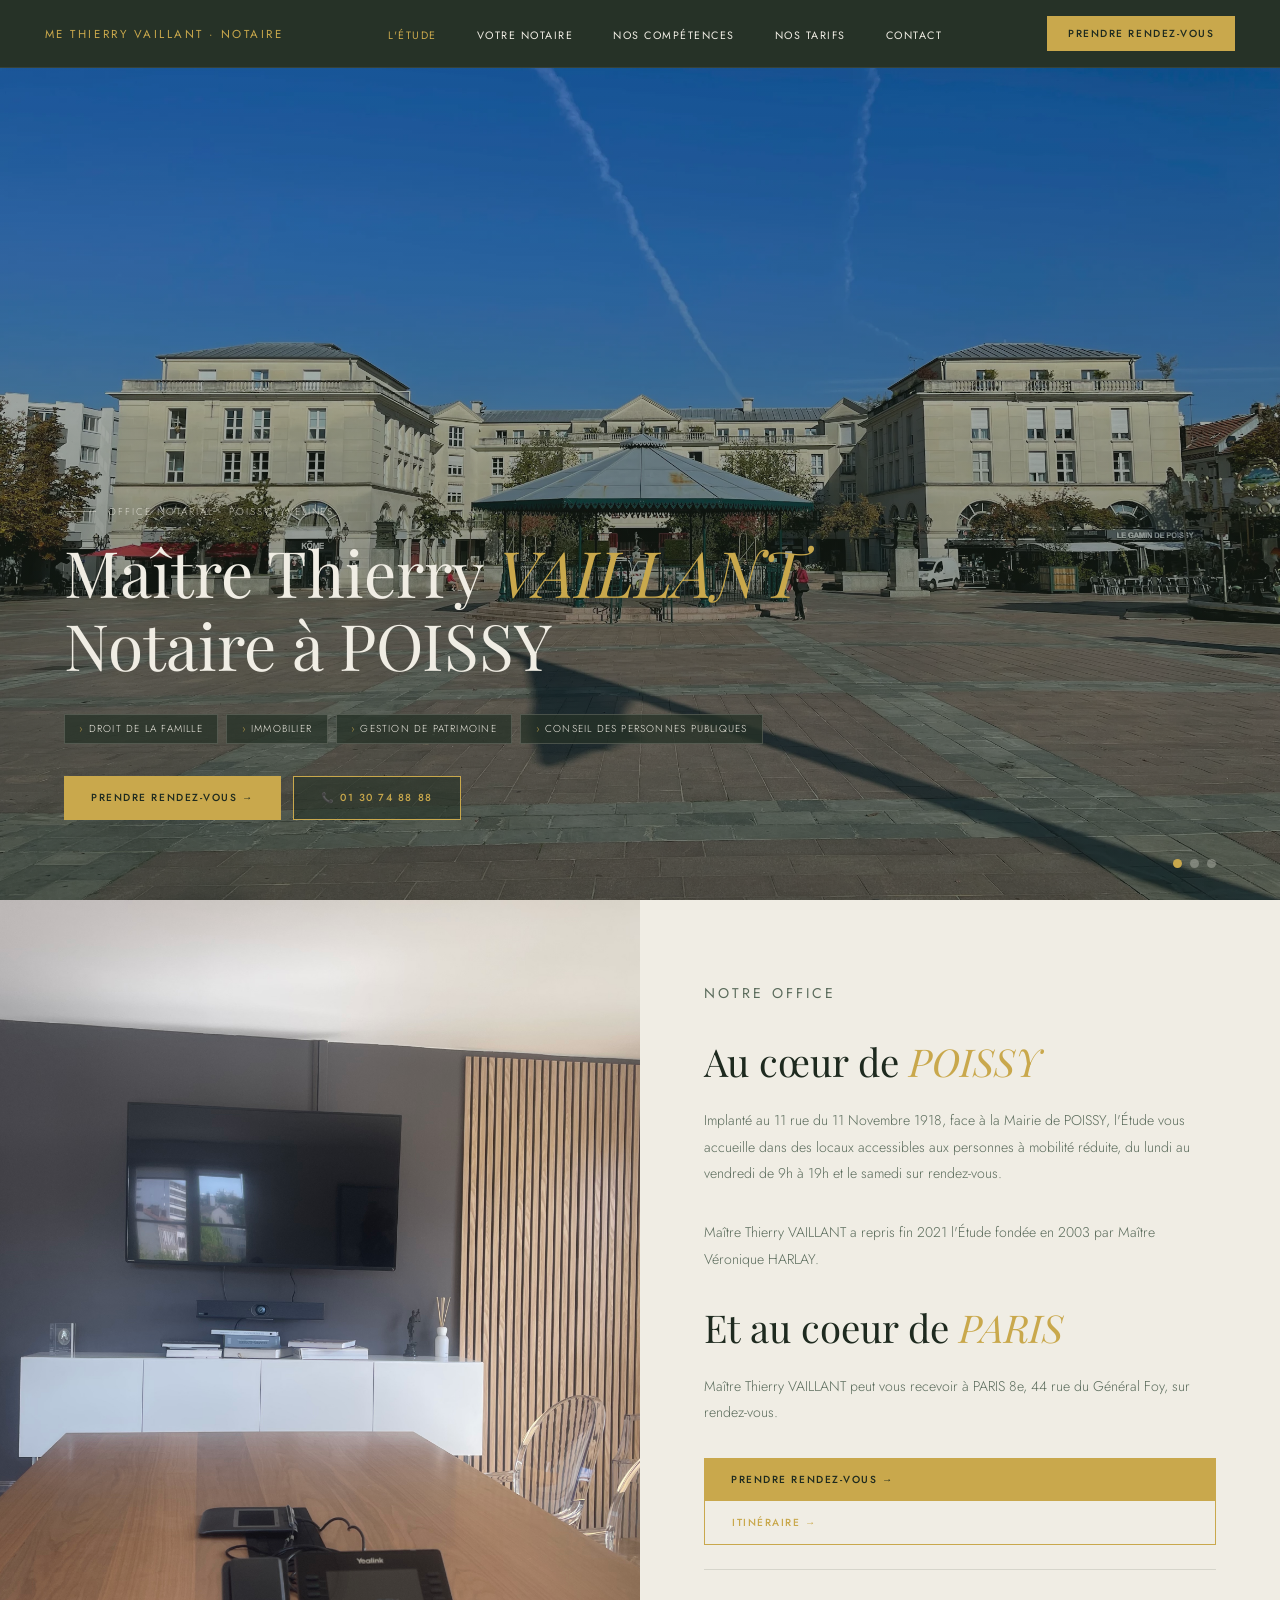
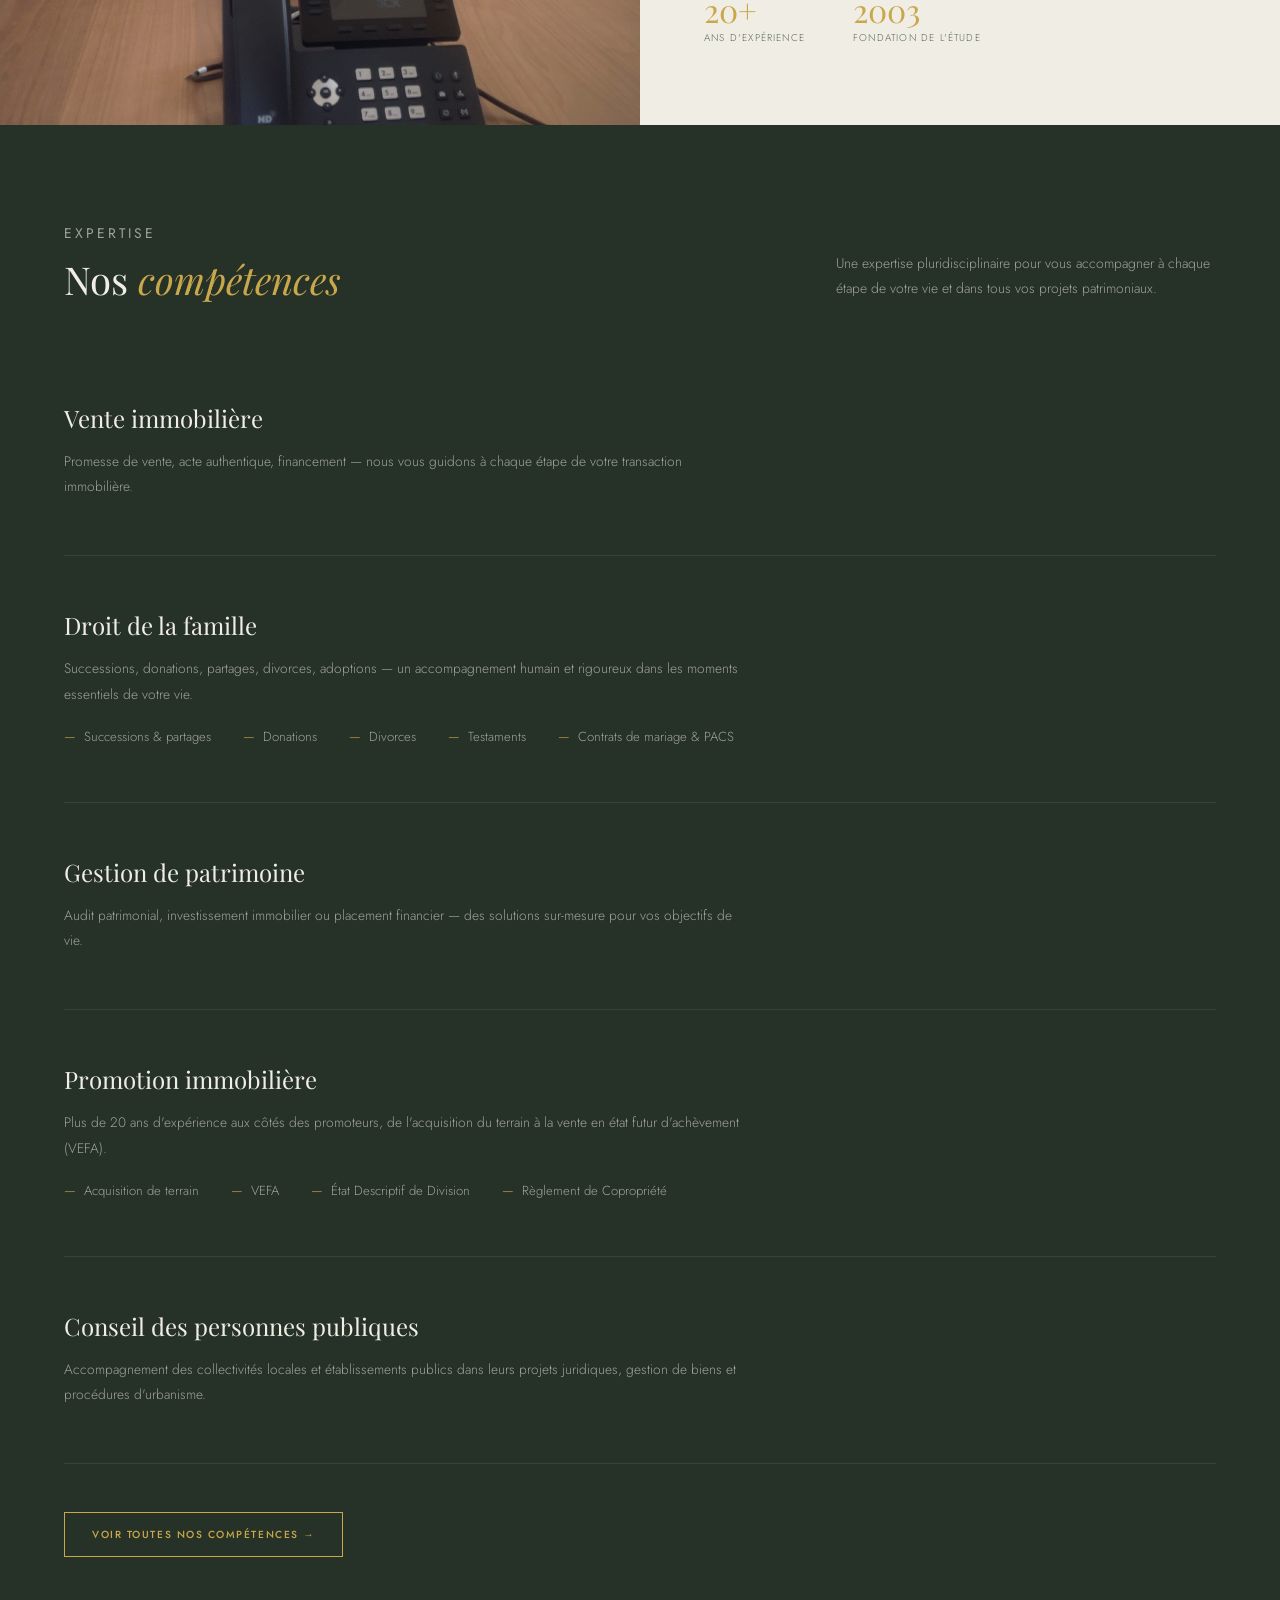
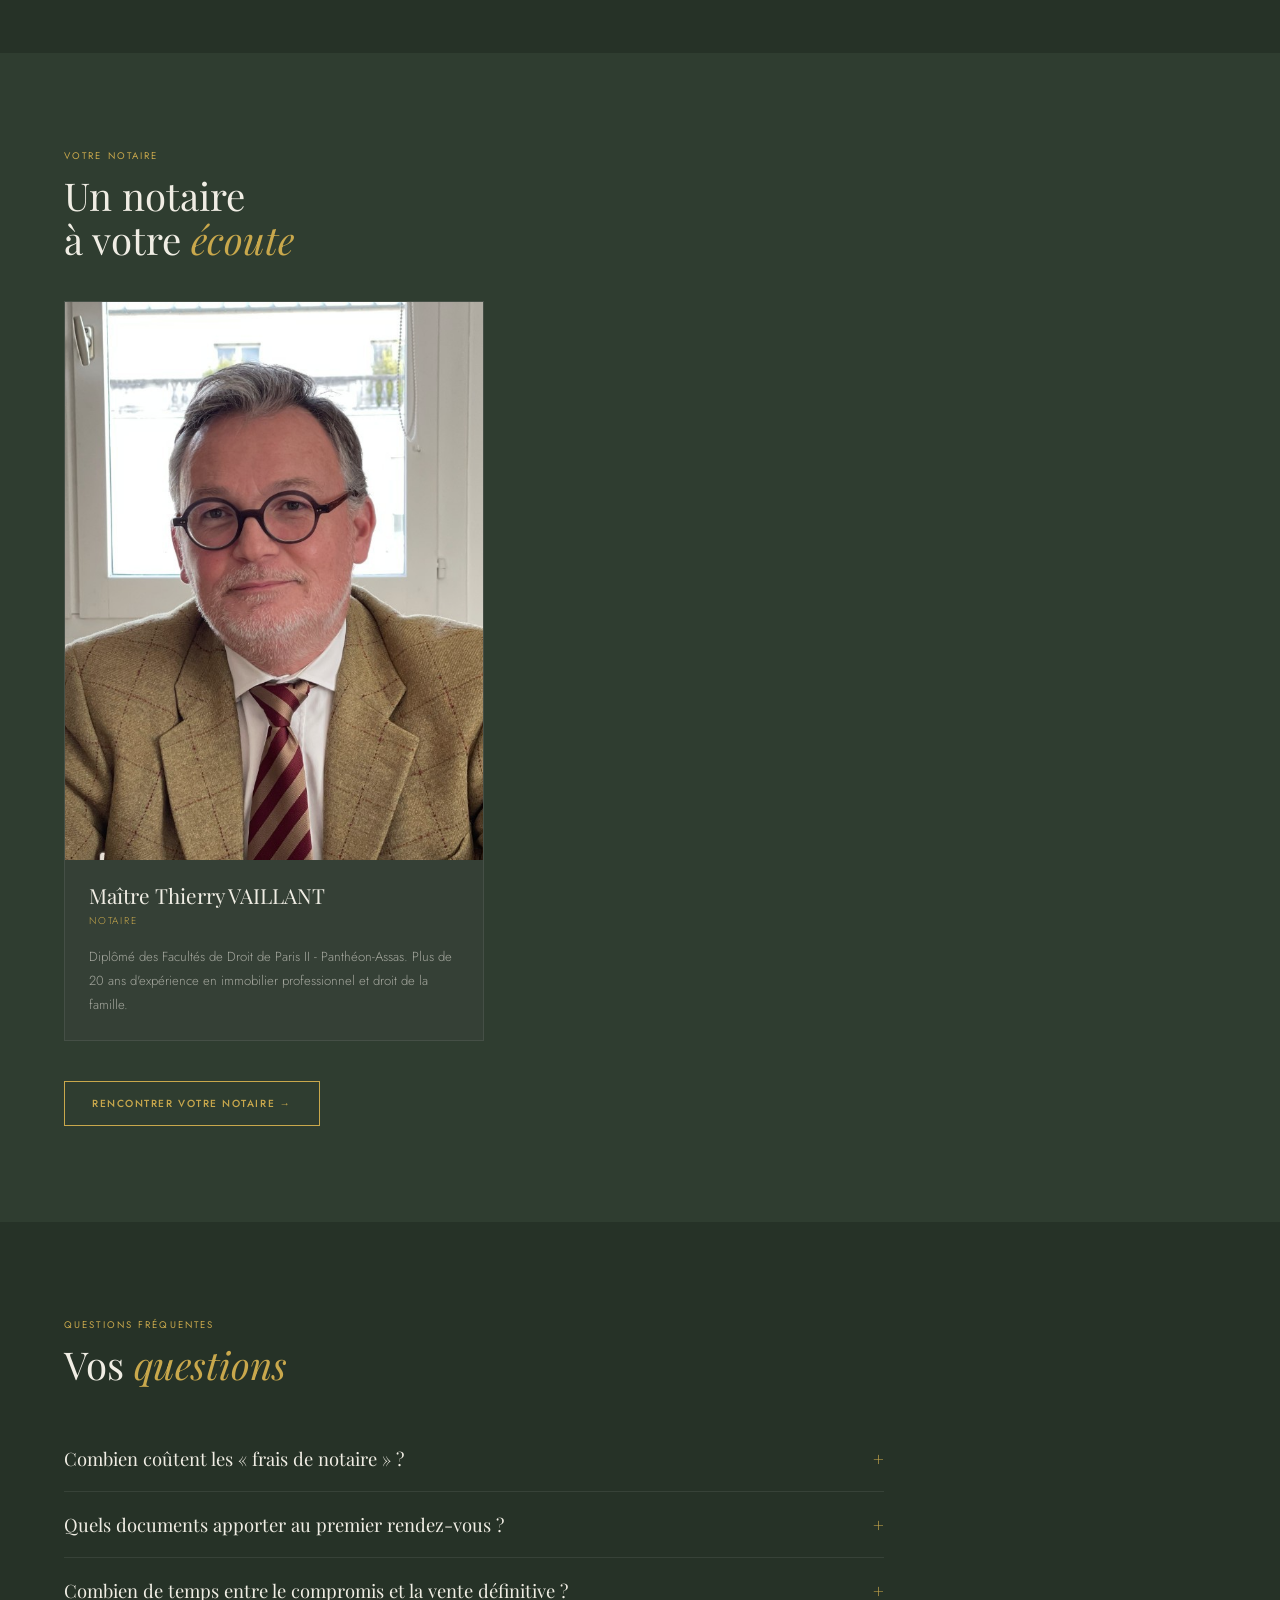
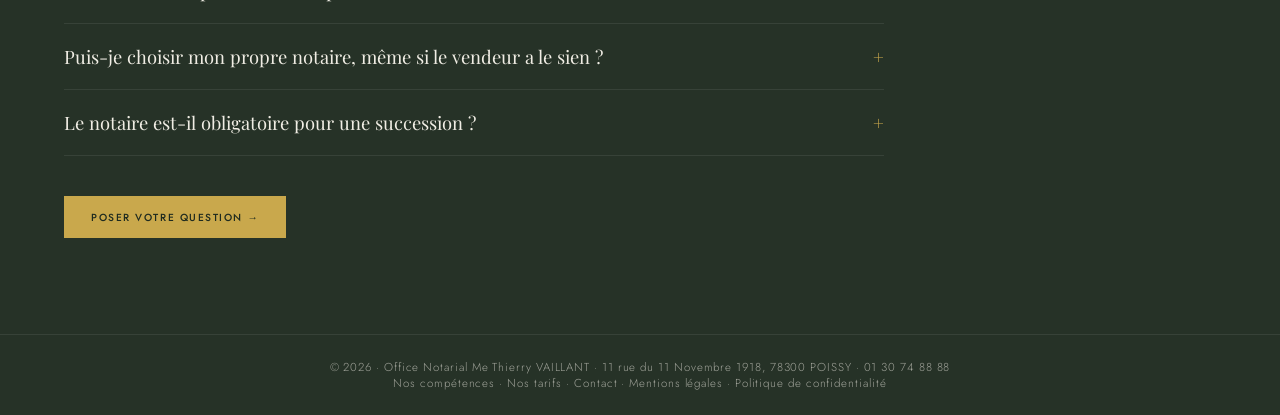
<file: index.html>
<!doctype html>
<html lang="fr">
  <head>
    <meta charset="UTF-8" />
    <meta name="viewport" content="width=device-width, initial-scale=1.0" />
    <link rel="icon" type="image/png" href="favicon.png" />
    <link rel="apple-touch-icon" href="apple-touch-icon.png" />
    <title>Office Notarial de Me Thierry VAILLANT — Notaire à POISSY</title>
    <meta
      name="description"
      content="Office notarial de Me Thierry VAILLANT à POISSY (78), face à la Mairie : immobilier, successions, donations, divorces, gestion de patrimoine. Rendez-vous à POISSY ou PARIS 8e."
    />
    <link rel="canonical" href="https://www.vaillant-poissy.notaires.fr/" />
    <meta property="og:type" content="website" />
    <meta property="og:title" content="Office Notarial de Me Thierry VAILLANT — Notaire à POISSY" />
    <meta
      property="og:description"
      content="Office notarial de Me Thierry VAILLANT à POISSY (78), face à la Mairie : immobilier, successions, donations, divorces, gestion de patrimoine. Rendez-vous à POISSY ou PARIS 8e."
    />
    <meta property="og:url" content="https://www.vaillant-poissy.notaires.fr/" />
    <meta property="og:image" content="https://www.vaillant-poissy.notaires.fr/photos/og.jpg" />
    <meta name="twitter:card" content="summary_large_image" />
    <link rel="stylesheet" href="css/base.css" />
    <link rel="stylesheet" href="css/home.css" />
    <script type="application/ld+json">
      {
        "@context": "https://schema.org",
        "@type": "Notary",
        "name": "Office Notarial de Me Thierry VAILLANT",
        "url": "https://www.vaillant-poissy.notaires.fr/",
        "image": "https://www.vaillant-poissy.notaires.fr/photos/og.jpg",
        "telephone": "+33130748888",
        "email": "thierry.vaillant@78151.notaires.fr",
        "address": {
          "@type": "PostalAddress",
          "streetAddress": "11 rue du 11 Novembre 1918",
          "postalCode": "78300",
          "addressLocality": "Poissy",
          "addressCountry": "FR"
        },
        "openingHoursSpecification": {
          "@type": "OpeningHoursSpecification",
          "dayOfWeek": ["Monday", "Tuesday", "Wednesday", "Thursday", "Friday"],
          "opens": "09:00",
          "closes": "19:00"
        },
        "areaServed": ["Poissy", "Yvelines", "Paris"]
      }
    </script>
  </head>
  <body>
    <!-- NAV -->
    <nav>
      <a href="index.html" class="nav-logo">Me Thierry VAILLANT · Notaire</a>
      <ul class="nav-links">
        <li><a href="index.html" class="active">L'étude</a></li>
        <li><a href="equipe.html">Votre notaire</a></li>
        <li><a href="competences.html">Nos compétences</a></li>
        <li><a href="tarifs.html">Nos tarifs</a></li>
        <li><a href="contact.html">Contact</a></li>
      </ul>
      <a href="contact.html" class="nav-cta">Prendre rendez-vous</a>
      <button class="hamburger" id="ham"><span></span><span></span><span></span></button>
    </nav>
    <div class="mobile-menu" id="mob">
      <a href="index.html">L'étude</a>
      <a href="equipe.html">Votre notaire</a>
      <a href="competences.html">Nos compétences</a>
      <a href="tarifs.html">Nos tarifs</a>
      <a href="contact.html">Contact</a>
      <a href="contact.html" class="mob-cta">Prendre rendez-vous</a>
    </div>

    <!-- HERO -->
    <div class="hero">
      <div class="hero-slides">
        <div class="hero-slide active">
          <img src="./photos/office/outside.webp" alt="Façade de l'office notarial, rue du 11 Novembre 1918 à POISSY" />
        </div>
        <div class="hero-slide">
          <img src="./photos/office/accueil.jpg" alt="Salle d'attente de l'étude avec vue sur la Mairie de POISSY" />
        </div>
        <div class="hero-slide">
          <img src="./photos/office/sign.jpg" alt="Salle de signature lumineuse de l'étude" />
        </div>
      </div>
      <div class="hero-bg"></div>
      <div class="hero-content">
        <p class="hero-sublabel fu">Office Notarial · POISSY, Yvelines</p>
        <h1 class="fu fu1">Maître Thierry <span class="gold-italic">VAILLANT</span><br />Notaire à POISSY</h1>
        <div class="hero-pills fu fu2">
          <span class="pill">Droit de la famille</span>
          <span class="pill">Immobilier</span>
          <span class="pill">Gestion de patrimoine</span>
          <span class="pill">Conseil des personnes publiques</span>
        </div>
        <div class="hero-ctas fu fu3">
          <a href="contact.html" class="btn-gold">Prendre rendez-vous →</a>
          <a href="tel:+33130748888" class="btn-outline">📞 01 30 74 88 88</a>
        </div>
      </div>
      <div class="hero-dots">
        <button class="dot active" data-i="0"></button>
        <button class="dot" data-i="1"></button>
        <button class="dot" data-i="2"></button>
      </div>
    </div>

    <!-- NOTRE OFFICE (cream) -->
    <div class="office-intro">
      <div class="office-img">
        <img src="./photos/office/sign_3.jpg" alt="Salle de réunion de l'étude équipée pour la visioconférence" />
      </div>
      <div class="office-text">
        <p class="label">Notre office</p>
        <h2>Au cœur de <span class="gold-italic">POISSY</span></h2>
        <p>
          Implanté au 11 rue du 11 Novembre 1918, face à la Mairie de POISSY, l'Étude vous accueille dans des locaux
          accessibles aux personnes à mobilité réduite, du lundi au vendredi de 9h à 19h et le samedi sur rendez-vous.
        </p>
        <p>Maître Thierry VAILLANT a repris fin 2021 l'Étude fondée en 2003 par Maître Véronique HARLAY.</p>
        <h2>Et au coeur de <span class="gold-italic">PARIS</span></h2>
        <p>Maître Thierry VAILLANT peut vous recevoir à PARIS 8e, 44 rue du Général Foy, sur rendez-vous.</p>
        <a href="contact.html" class="btn-gold">Prendre rendez-vous →</a>
        <a
          href="https://www.google.com/maps/dir/?api=1&amp;destination=11+rue+du+11+Novembre+1918,+78300+Poissy"
          target="_blank"
          rel="noopener"
          class="btn-outline"
          >Itinéraire →</a
        >
        <div class="office-stats">
          <div>
            <div class="stat-num">20+</div>
            <div class="stat-lbl">Ans d'expérience</div>
          </div>
          <div>
            <div class="stat-num">2003</div>
            <div class="stat-lbl">Fondation de l'étude</div>
          </div>
        </div>
      </div>
    </div>

    <!-- NOS COMPÉTENCES (vert foncé) -->
    <section class="sec-green">
      <div class="comp-header">
        <div>
          <p class="label">Expertise</p>
          <h2>Nos <span class="gold-italic">compétences</span></h2>
        </div>
        <p>
          Une expertise pluridisciplinaire pour vous accompagner à chaque étape de votre vie et dans tous vos projets
          patrimoniaux.
        </p>
      </div>

      <div class="comp-block">
        <h3>Vente immobilière</h3>
        <p>
          Promesse de vente, acte authentique, financement — nous vous guidons à chaque étape de votre transaction
          immobilière.
        </p>
      </div>
      <div class="comp-block">
        <h3>Droit de la famille</h3>
        <p>
          Successions, donations, partages, divorces, adoptions — un accompagnement humain et rigoureux dans les moments
          essentiels de votre vie.
        </p>
        <ul class="comp-list">
          <li>Successions & partages</li>
          <li>Donations</li>
          <li>Divorces</li>
          <li>Testaments</li>
          <li>Contrats de mariage & PACS</li>
        </ul>
      </div>

      <div class="comp-block">
        <h3>Gestion de patrimoine</h3>
        <p>
          Audit patrimonial, investissement immobilier ou placement financier — des solutions sur-mesure pour vos
          objectifs de vie.
        </p>
      </div>

      <div class="comp-block">
        <h3>Promotion immobilière</h3>
        <p>
          Plus de 20 ans d'expérience aux côtés des promoteurs, de l'acquisition du terrain à la vente en état futur
          d'achèvement (VEFA).
        </p>
        <ul class="comp-list">
          <li>Acquisition de terrain</li>
          <li>VEFA</li>
          <li>État Descriptif de Division</li>
          <li>Règlement de Copropriété</li>
        </ul>
      </div>

      <div class="comp-block">
        <h3>Conseil des personnes publiques</h3>
        <p>
          Accompagnement des collectivités locales et établissements publics dans leurs projets juridiques, gestion de
          biens et procédures d'urbanisme.
        </p>
      </div>

      <div class="mt-lg">
        <a href="competences.html" class="btn-outline">Voir toutes nos compétences →</a>
      </div>
    </section>

    <!-- VOTRE NOTAIRE (vert moyen) -->
    <section class="sec-mid">
      <p class="label">Votre notaire</p>
      <h2>Un notaire<br />à votre <span class="gold-italic">écoute</span></h2>
      <div class="team-grid">
        <div class="team-card">
          <img src="./photos/team/2.jpeg" alt="Maître Thierry VAILLANT" />
          <div class="team-card-body">
            <h3>Maître Thierry VAILLANT</h3>
            <p class="role">Notaire</p>
            <p>
              Diplômé des Facultés de Droit de Paris II - Panthéon-Assas. Plus de 20 ans d'expérience en immobilier
              professionnel et droit de la famille.
            </p>
          </div>
        </div>
      </div>
      <div class="mt-md">
        <a href="equipe.html" class="btn-outline">Rencontrer votre notaire →</a>
      </div>
    </section>

    <!-- FAQ -->
    <section class="sec-green">
      <p class="label">Questions fréquentes</p>
      <h2>Vos <span class="gold-italic">questions</span></h2>
      <div class="faq mt-md">
        <details>
          <summary>Combien coûtent les « frais de notaire » ?</summary>
          <p>
            Lors d'un achat immobilier, les frais d'acquisition représentent environ 7 à 8 % du prix dans l'ancien et 2
            à 3 % dans le neuf. Ils sont composés en grande partie d'impôts reversés à l'État et aux collectivités ; la
            rémunération du notaire est fixée par un tarif réglementé. Voir <a href="tarifs.html">nos tarifs</a>.
          </p>
        </details>
        <details>
          <summary>Quels documents apporter au premier rendez-vous ?</summary>
          <p>
            Une pièce d'identité, et selon votre situation votre livret de famille, votre contrat de mariage ou de PACS,
            ainsi que tout document lié à votre dossier (titre de propriété, compromis, testament…). Nous vous
            transmettons la liste précise lors de la prise de rendez-vous.
          </p>
        </details>
        <details>
          <summary>Combien de temps entre le compromis et la vente définitive ?</summary>
          <p>
            Comptez en général environ trois mois : ce délai permet le délai de rétractation de l'acquéreur, l'obtention
            du prêt et les vérifications administratives et hypothécaires réalisées par l'étude.
          </p>
        </details>
        <details>
          <summary>Puis-je choisir mon propre notaire, même si le vendeur a le sien ?</summary>
          <p>
            Oui. Chaque partie est libre de choisir son notaire. L'intervention de deux notaires n'augmente pas les
            frais : ils se partagent la rémunération prévue par le tarif.
          </p>
        </details>
        <details>
          <summary>Le notaire est-il obligatoire pour une succession ?</summary>
          <p>
            Oui dès que la succession comprend un bien immobilier, ou en présence d'un testament ou d'une donation entre
            époux. Dans les autres cas, il reste vivement conseillé pour sécuriser le partage.
            <a href="competences.html">Découvrir notre accompagnement en droit de la famille</a>.
          </p>
        </details>
      </div>
      <div class="mt-md">
        <a href="contact.html" class="btn-gold">Poser votre question →</a>
      </div>
    </section>

    <!-- FOOTER -->
    <footer>
      © 2026 · Office Notarial Me Thierry VAILLANT · 11 rue du 11 Novembre 1918, 78300 POISSY ·
      <a href="tel:+33130748888">01 30 74 88 88</a><br />
      <a href="competences.html">Nos compétences</a> · <a href="tarifs.html">Nos tarifs</a> ·
      <a href="contact.html">Contact</a> · <a href="mentions.html">Mentions légales</a> ·
      <a href="confidentialite.html">Politique de confidentialité</a>
    </footer>
    <div class="mobile-cta-bar">
      <a href="tel:+33130748888">📞 Appeler</a>
      <a href="contact.html" class="mcb-gold">Prendre rendez-vous</a>
    </div>

    <script src="js/nav.js"></script>
    <script src="js/hero-slider.js"></script>
  </body>
</html>
</file>
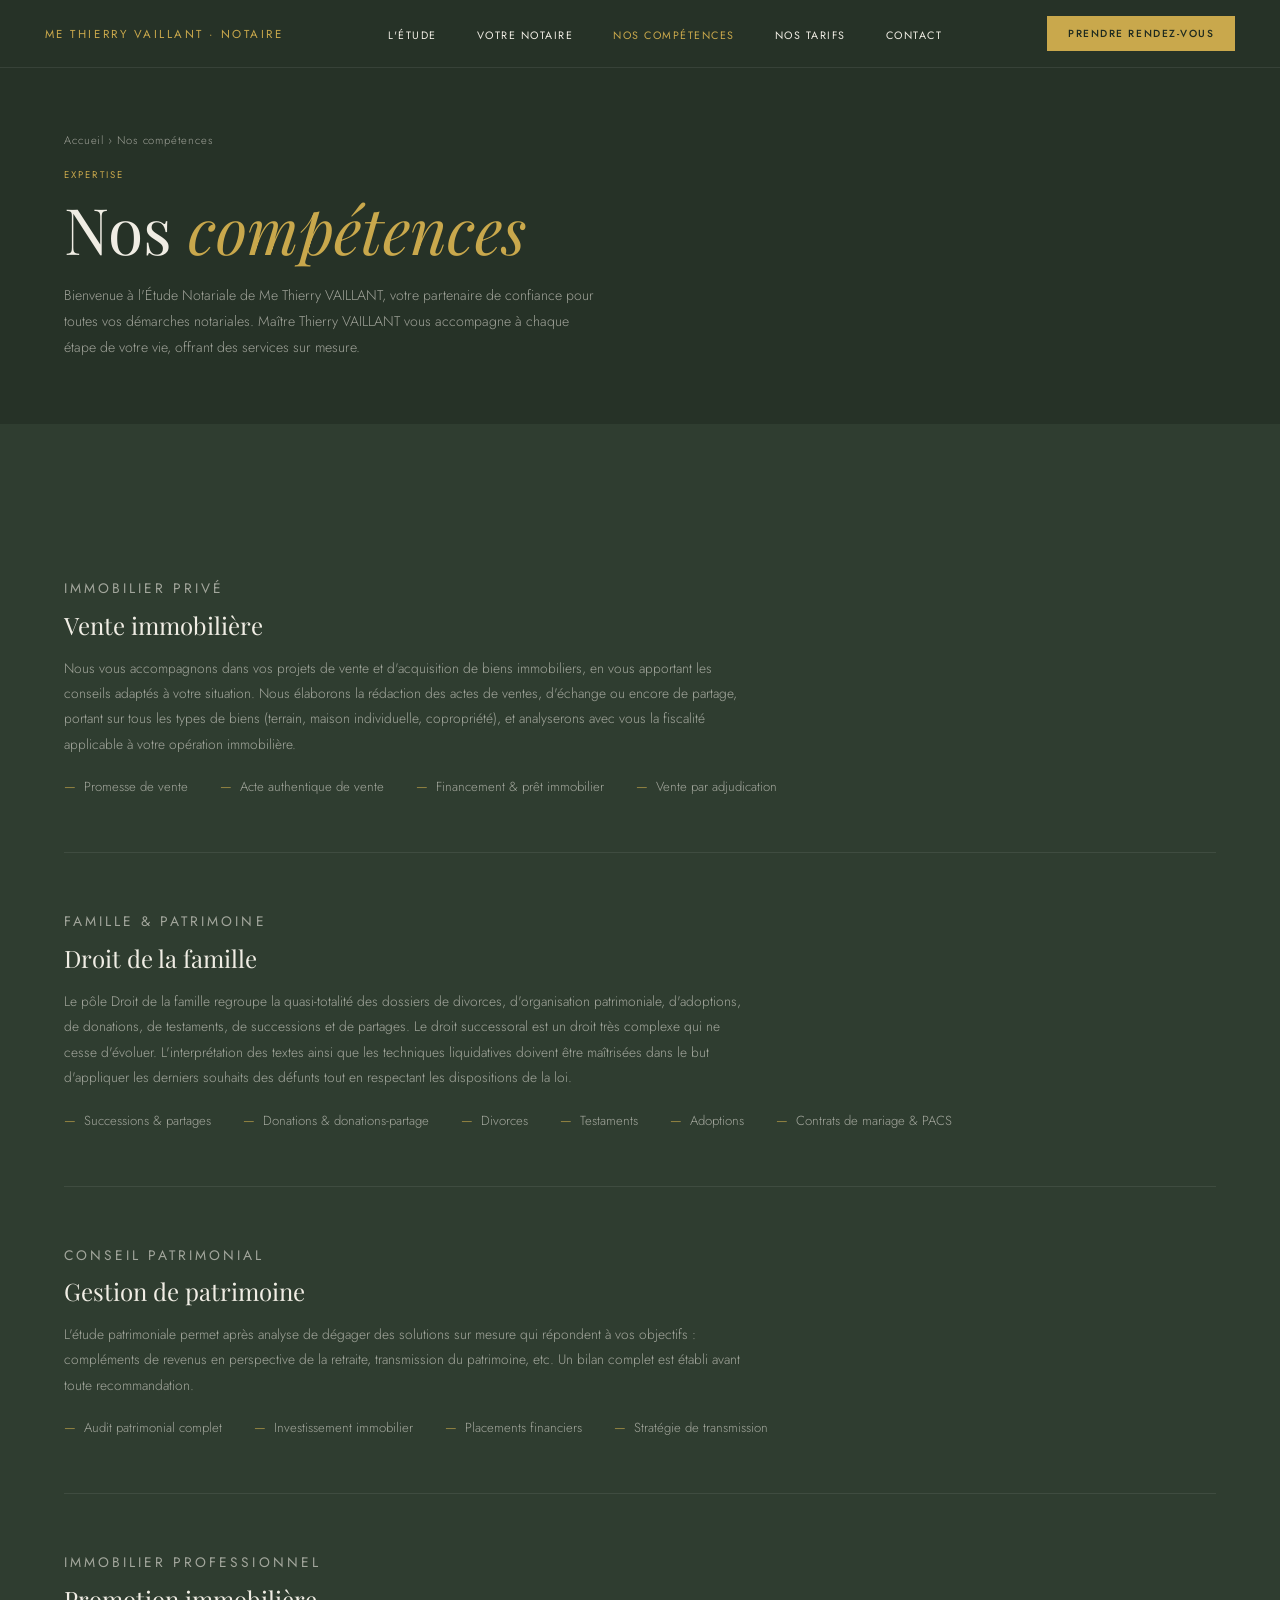
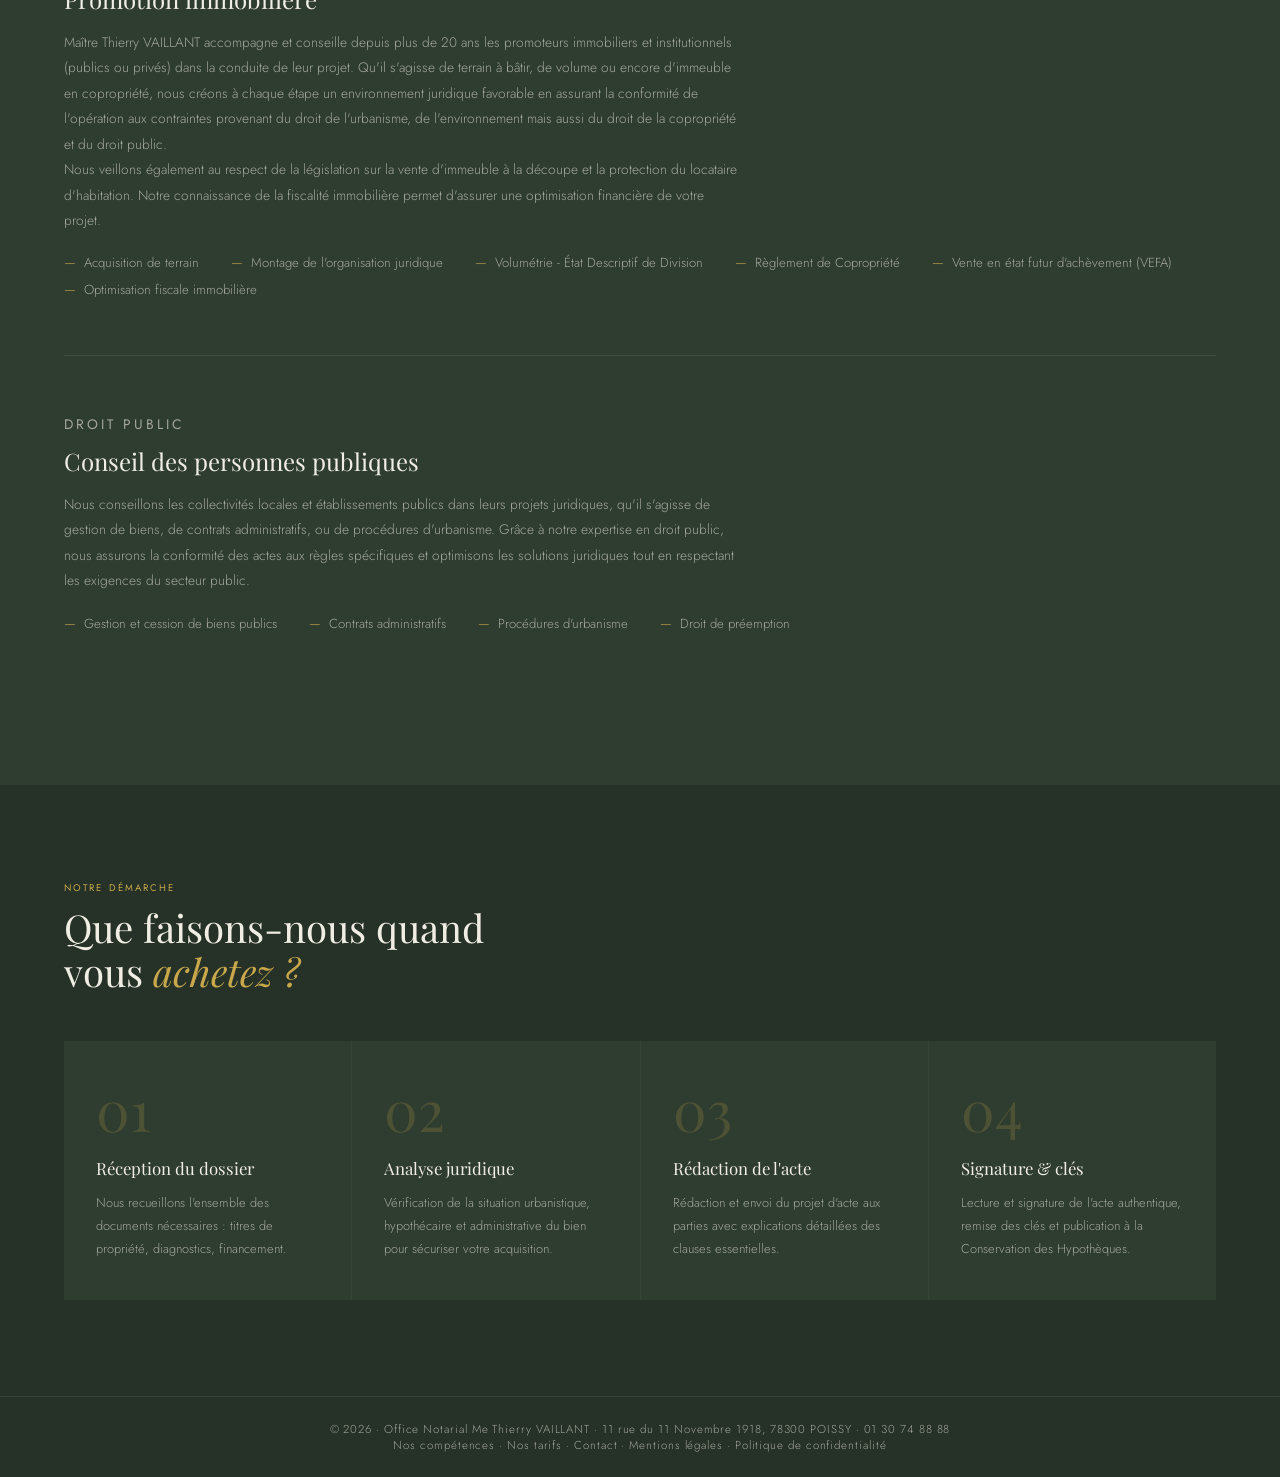
<file: competences.html>
<!doctype html>
<html lang="fr">
  <head>
    <meta charset="UTF-8" />
    <meta name="viewport" content="width=device-width, initial-scale=1.0" />
    <link rel="icon" type="image/png" href="favicon.png" />
    <link rel="apple-touch-icon" href="apple-touch-icon.png" />
    <title>Nos compétences — Office Notarial Me Thierry VAILLANT, POISSY</title>
    <meta
      name="description"
      content="Vente immobilière, droit de la famille, successions, gestion de patrimoine, promotion immobilière : les compétences de l'office notarial de POISSY."
    />
    <link rel="canonical" href="https://www.vaillant-poissy.notaires.fr/competences.html" />
    <meta property="og:type" content="website" />
    <meta property="og:title" content="Nos compétences — Office Notarial Me Thierry VAILLANT, POISSY" />
    <meta
      property="og:description"
      content="Vente immobilière, droit de la famille, successions, gestion de patrimoine, promotion immobilière : les compétences de l'office notarial de POISSY."
    />
    <meta property="og:url" content="https://www.vaillant-poissy.notaires.fr/competences.html" />
    <meta property="og:image" content="https://www.vaillant-poissy.notaires.fr/photos/og.jpg" />
    <meta name="twitter:card" content="summary_large_image" />
    <link rel="stylesheet" href="css/base.css" />
    <link rel="stylesheet" href="css/competences.css" />
  </head>
  <body>
    <nav>
      <a href="index.html" class="nav-logo">Me Thierry VAILLANT · Notaire</a>
      <ul class="nav-links">
        <li><a href="index.html">L'étude</a></li>
        <li><a href="equipe.html">Votre notaire</a></li>
        <li><a href="competences.html" class="active">Nos compétences</a></li>
        <li><a href="tarifs.html">Nos tarifs</a></li>
        <li><a href="contact.html">Contact</a></li>
      </ul>
      <a href="contact.html" class="nav-cta">Prendre rendez-vous</a>
      <button class="hamburger" id="ham"><span></span><span></span><span></span></button>
    </nav>
    <div class="mobile-menu" id="mob">
      <a href="index.html">L'étude</a>
      <a href="equipe.html">Votre notaire</a>
      <a href="competences.html">Nos compétences</a>
      <a href="tarifs.html">Nos tarifs</a>
      <a href="contact.html">Contact</a>
      <a href="contact.html" class="mob-cta">Prendre rendez-vous</a>
    </div>

    <div class="page-hero">
      <p class="breadcrumb"><a href="index.html">Accueil</a> › <span aria-current="page">Nos compétences</span></p>
      <p class="label">Expertise</p>
      <h1>Nos <span class="gold-italic">compétences</span></h1>
      <p class="sub">
        Bienvenue à l'Étude Notariale de Me Thierry VAILLANT, votre partenaire de confiance pour toutes vos démarches
        notariales. Maître Thierry VAILLANT vous accompagne à chaque étape de votre vie, offrant des services sur mesure.
      </p>
    </div>

    <section class="sec-mid">
      <div class="comp-block">
        <p class="label">Immobilier privé</p>
        <h3>Vente immobilière</h3>
        <p>
          Nous vous accompagnons dans vos projets de vente et d'acquisition de biens immobiliers, en vous apportant les
          conseils adaptés à votre situation. Nous élaborons la rédaction des actes de ventes, d'échange ou encore de
          partage, portant sur tous les types de biens (terrain, maison individuelle, copropriété), et analyserons avec
          vous la fiscalité applicable à votre opération immobilière.
        </p>
        <ul class="comp-list">
          <li>Promesse de vente</li>
          <li>Acte authentique de vente</li>
          <li>Financement & prêt immobilier</li>
          <li>Vente par adjudication</li>
        </ul>
      </div>

      <div class="comp-block">
        <p class="label">Famille & patrimoine</p>
        <h3>Droit de la famille</h3>
        <p>
          Le pôle Droit de la famille regroupe la quasi-totalité des dossiers de divorces, d'organisation patrimoniale,
          d'adoptions, de donations, de testaments, de successions et de partages. Le droit successoral est un droit
          très complexe qui ne cesse d'évoluer. L'interprétation des textes ainsi que les techniques liquidatives
          doivent être maîtrisées dans le but d'appliquer les derniers souhaits des défunts tout en respectant les
          dispositions de la loi.
        </p>
        <ul class="comp-list">
          <li>Successions & partages</li>
          <li>Donations & donations-partage</li>
          <li>Divorces</li>
          <li>Testaments</li>
          <li>Adoptions</li>
          <li>Contrats de mariage & PACS</li>
        </ul>
      </div>

      <div class="comp-block">
        <p class="label">Conseil patrimonial</p>
        <h3>Gestion de patrimoine</h3>
        <p>
          L'étude patrimoniale permet après analyse de dégager des solutions sur mesure qui répondent à vos objectifs :
          compléments de revenus en perspective de la retraite, transmission du patrimoine, etc. Un bilan complet est
          établi avant toute recommandation.
        </p>
        <ul class="comp-list">
          <li>Audit patrimonial complet</li>
          <li>Investissement immobilier</li>
          <li>Placements financiers</li>
          <li>Stratégie de transmission</li>
        </ul>
      </div>

      <div class="comp-block">
        <p class="label">Immobilier professionnel</p>
        <h3>Promotion immobilière</h3>
        <p>
          Maître Thierry VAILLANT accompagne et conseille depuis plus de 20 ans les promoteurs immobiliers et
          institutionnels (publics ou privés) dans la conduite de leur projet. Qu'il s'agisse de terrain à bâtir, de
          volume ou encore d'immeuble en copropriété, nous créons à chaque étape un environnement juridique favorable en
          assurant la conformité de l'opération aux contraintes provenant du droit de l'urbanisme, de l'environnement
          mais aussi du droit de la copropriété et du droit public.
        </p>
        <p>
          Nous veillons également au respect de la législation sur la vente d'immeuble à la découpe et la protection du
          locataire d'habitation. Notre connaissance de la fiscalité immobilière permet d'assurer une optimisation
          financière de votre projet.
        </p>
        <ul class="comp-list">
          <li>Acquisition de terrain</li>
          <li>Montage de l'organisation juridique</li>
          <li>Volumétrie - État Descriptif de Division</li>
          <li>Règlement de Copropriété</li>
          <li>Vente en état futur d'achèvement (VEFA)</li>
          <li>Optimisation fiscale immobilière</li>
        </ul>
      </div>

      <div class="comp-block">
        <p class="label">Droit public</p>
        <h3>Conseil des personnes publiques</h3>
        <p>
          Nous conseillons les collectivités locales et établissements publics dans leurs projets juridiques, qu'il
          s'agisse de gestion de biens, de contrats administratifs, ou de procédures d'urbanisme. Grâce à notre
          expertise en droit public, nous assurons la conformité des actes aux règles spécifiques et optimisons les
          solutions juridiques tout en respectant les exigences du secteur public.
        </p>
        <ul class="comp-list">
          <li>Gestion et cession de biens publics</li>
          <li>Contrats administratifs</li>
          <li>Procédures d'urbanisme</li>
          <li>Droit de préemption</li>
        </ul>
      </div>
    </section>

    <!-- PROCESSUS ACHAT -->
    <section class="sec-green">
      <p class="label">Notre démarche</p>
      <h2>Que faisons-nous quand<br />vous <span class="gold-italic">achetez ?</span></h2>
      <div class="process-grid">
        <div class="process-step">
          <div class="step-num">01</div>
          <div class="step-title">Réception du dossier</div>
          <div class="step-desc">
            Nous recueillons l'ensemble des documents nécessaires : titres de propriété, diagnostics, financement.
          </div>
        </div>
        <div class="process-step">
          <div class="step-num">02</div>
          <div class="step-title">Analyse juridique</div>
          <div class="step-desc">
            Vérification de la situation urbanistique, hypothécaire et administrative du bien pour sécuriser votre
            acquisition.
          </div>
        </div>
        <div class="process-step">
          <div class="step-num">03</div>
          <div class="step-title">Rédaction de l'acte</div>
          <div class="step-desc">
            Rédaction et envoi du projet d'acte aux parties avec explications détaillées des clauses essentielles.
          </div>
        </div>
        <div class="process-step">
          <div class="step-num">04</div>
          <div class="step-title">Signature & clés</div>
          <div class="step-desc">
            Lecture et signature de l'acte authentique, remise des clés et publication à la Conservation des
            Hypothèques.
          </div>
        </div>
      </div>
    </section>

    <footer>
      © 2026 · Office Notarial Me Thierry VAILLANT · 11 rue du 11 Novembre 1918, 78300 POISSY ·
      <a href="tel:+33130748888">01 30 74 88 88</a><br />
      <a href="competences.html">Nos compétences</a> · <a href="tarifs.html">Nos tarifs</a> ·
      <a href="contact.html">Contact</a> · <a href="mentions.html">Mentions légales</a> ·
      <a href="confidentialite.html">Politique de confidentialité</a>
    </footer>
    <div class="mobile-cta-bar">
      <a href="tel:+33130748888">📞 Appeler</a>
      <a href="contact.html" class="mcb-gold">Prendre rendez-vous</a>
    </div>

    <script src="js/nav.js"></script>
  </body>
</html>
</file>
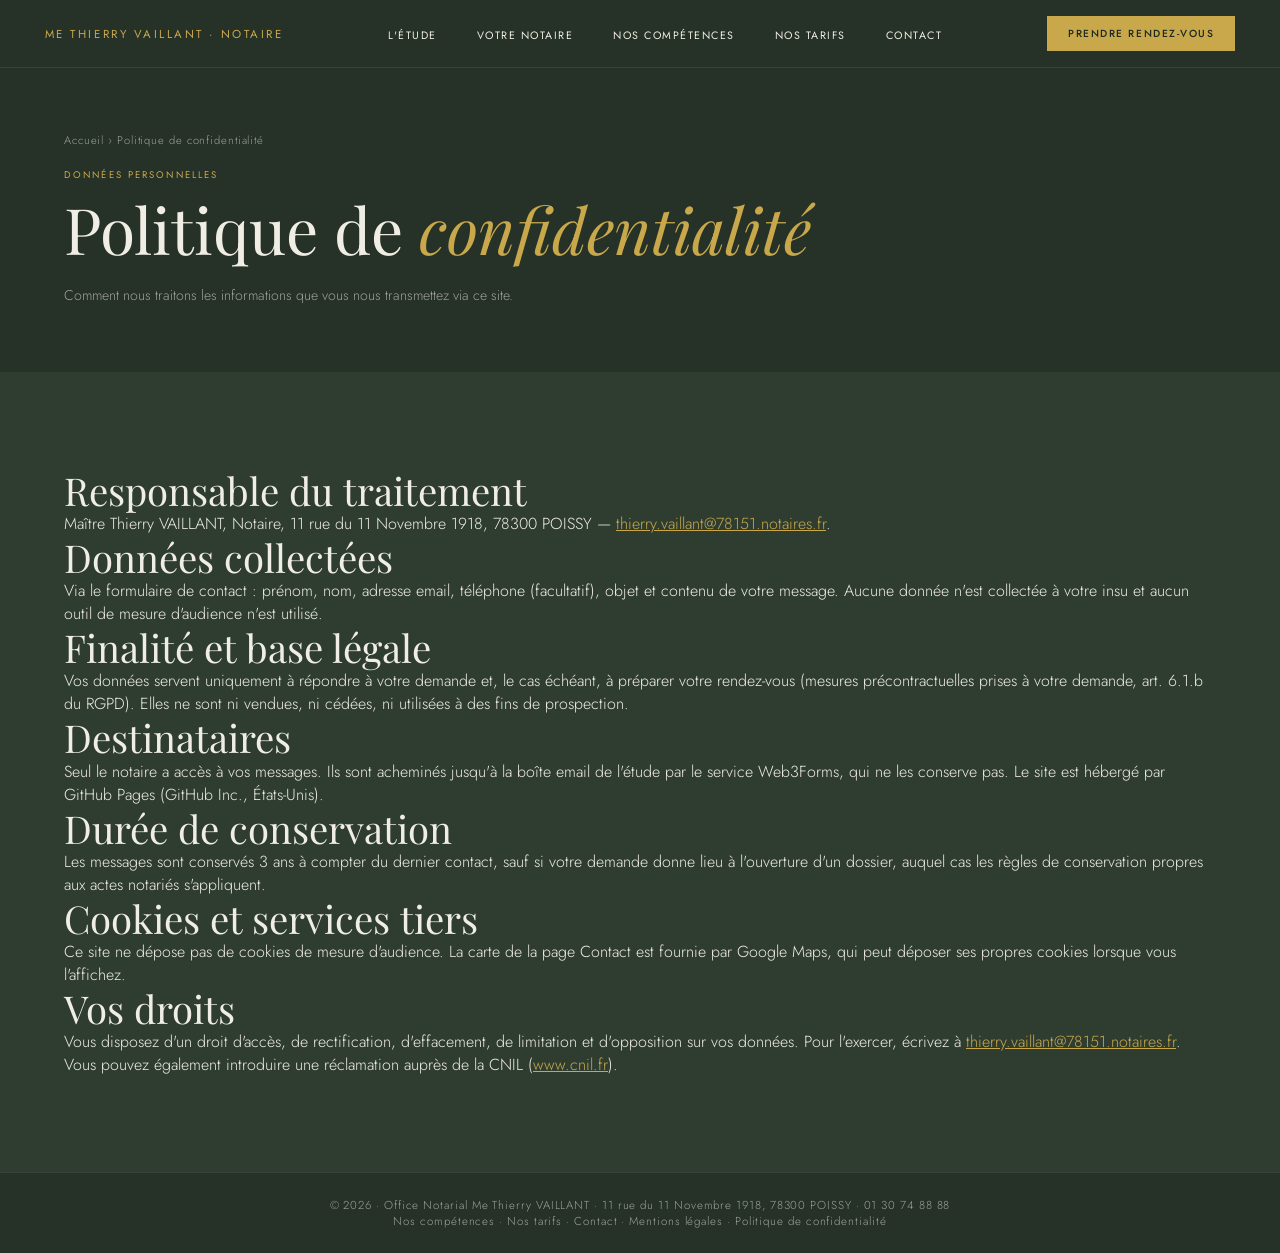
<file: confidentialite.html>
<!doctype html>
<html lang="fr">
  <head>
    <meta charset="UTF-8" />
    <meta name="viewport" content="width=device-width, initial-scale=1.0" />
    <link rel="icon" type="image/png" href="favicon.png" />
    <link rel="apple-touch-icon" href="apple-touch-icon.png" />
    <title>Politique de confidentialité — Office Notarial Me Thierry VAILLANT, POISSY</title>
    <meta
      name="description"
      content="Comment l'office notarial de Me Thierry VAILLANT à POISSY traite les données personnelles collectées sur ce site."
    />
    <link rel="canonical" href="https://www.vaillant-poissy.notaires.fr/confidentialite.html" />
    <meta property="og:type" content="website" />
    <meta property="og:title" content="Politique de confidentialité — Office Notarial Me Thierry VAILLANT, POISSY" />
    <meta
      property="og:description"
      content="Comment l'office notarial de Me Thierry VAILLANT à POISSY traite les données personnelles collectées sur ce site."
    />
    <meta property="og:url" content="https://www.vaillant-poissy.notaires.fr/confidentialite.html" />
    <meta property="og:image" content="https://www.vaillant-poissy.notaires.fr/photos/og.jpg" />
    <meta name="twitter:card" content="summary_large_image" />
    <link rel="stylesheet" href="css/base.css" />
  </head>
  <body>
    <nav>
      <a href="index.html" class="nav-logo">Me Thierry VAILLANT · Notaire</a>
      <ul class="nav-links">
        <li><a href="index.html">L'étude</a></li>
        <li><a href="equipe.html">Votre notaire</a></li>
        <li><a href="competences.html">Nos compétences</a></li>
        <li><a href="tarifs.html">Nos tarifs</a></li>
        <li><a href="contact.html">Contact</a></li>
      </ul>
      <a href="contact.html" class="nav-cta">Prendre rendez-vous</a>
      <button class="hamburger" id="ham"><span></span><span></span><span></span></button>
    </nav>
    <div class="mobile-menu" id="mob">
      <a href="index.html">L'étude</a>
      <a href="equipe.html">Votre notaire</a>
      <a href="competences.html">Nos compétences</a>
      <a href="tarifs.html">Nos tarifs</a>
      <a href="contact.html">Contact</a>
      <a href="contact.html" class="mob-cta">Prendre rendez-vous</a>
    </div>

    <div class="page-hero">
      <p class="breadcrumb">
        <a href="index.html">Accueil</a> › <span aria-current="page">Politique de confidentialité</span>
      </p>
      <p class="label">Données personnelles</p>
      <h1>Politique de <span class="gold-italic">confidentialité</span></h1>
      <p class="sub">Comment nous traitons les informations que vous nous transmettez via ce site.</p>
    </div>

    <section class="sec-mid">
      <div class="legal-block">
        <h2>Responsable du traitement</h2>
        <p>
          Maître Thierry VAILLANT, Notaire, 11 rue du 11 Novembre 1918, 78300 POISSY —
          <a href="mailto:thierry.vaillant@78151.notaires.fr">thierry.vaillant@78151.notaires.fr</a>.
        </p>
      </div>
      <div class="legal-block">
        <h2>Données collectées</h2>
        <p>
          Via le formulaire de contact : prénom, nom, adresse email, téléphone (facultatif), objet et contenu de votre
          message. Aucune donnée n'est collectée à votre insu et aucun outil de mesure d'audience n'est utilisé.
        </p>
      </div>
      <div class="legal-block">
        <h2>Finalité et base légale</h2>
        <p>
          Vos données servent uniquement à répondre à votre demande et, le cas échéant, à préparer votre rendez-vous
          (mesures précontractuelles prises à votre demande, art. 6.1.b du RGPD). Elles ne sont ni vendues, ni cédées,
          ni utilisées à des fins de prospection.
        </p>
      </div>
      <div class="legal-block">
        <h2>Destinataires</h2>
        <p>
          Seul le notaire a accès à vos messages. Ils sont acheminés jusqu'à la boîte email de
          l'étude par le service Web3Forms, qui ne les conserve pas. Le site est hébergé par GitHub Pages (GitHub Inc.,
          États-Unis).
        </p>
      </div>
      <div class="legal-block">
        <h2>Durée de conservation</h2>
        <p>
          Les messages sont conservés 3 ans à compter du dernier contact, sauf si votre demande donne lieu à l'ouverture
          d'un dossier, auquel cas les règles de conservation propres aux actes notariés s'appliquent.
        </p>
      </div>
      <div class="legal-block">
        <h2>Cookies et services tiers</h2>
        <p>
          Ce site ne dépose pas de cookies de mesure d'audience. La carte de la page Contact est fournie par Google
          Maps, qui peut déposer ses propres cookies lorsque vous l'affichez.
        </p>
      </div>
      <div class="legal-block">
        <h2>Vos droits</h2>
        <p>
          Vous disposez d'un droit d'accès, de rectification, d'effacement, de limitation et d'opposition sur vos
          données. Pour l'exercer, écrivez à
          <a href="mailto:thierry.vaillant@78151.notaires.fr">thierry.vaillant@78151.notaires.fr</a>. Vous pouvez
          également introduire une réclamation auprès de la CNIL (<a
            href="https://www.cnil.fr"
            target="_blank"
            rel="noopener"
            >www.cnil.fr</a
          >).
        </p>
      </div>
    </section>

    <footer>
      © 2026 · Office Notarial Me Thierry VAILLANT · 11 rue du 11 Novembre 1918, 78300 POISSY ·
      <a href="tel:+33130748888">01 30 74 88 88</a><br />
      <a href="competences.html">Nos compétences</a> · <a href="tarifs.html">Nos tarifs</a> ·
      <a href="contact.html">Contact</a> · <a href="mentions.html">Mentions légales</a> ·
      <a href="confidentialite.html">Politique de confidentialité</a>
    </footer>
    <div class="mobile-cta-bar">
      <a href="tel:+33130748888">📞 Appeler</a>
      <a href="contact.html" class="mcb-gold">Prendre rendez-vous</a>
    </div>

    <script src="js/nav.js"></script>
  </body>
</html>
</file>
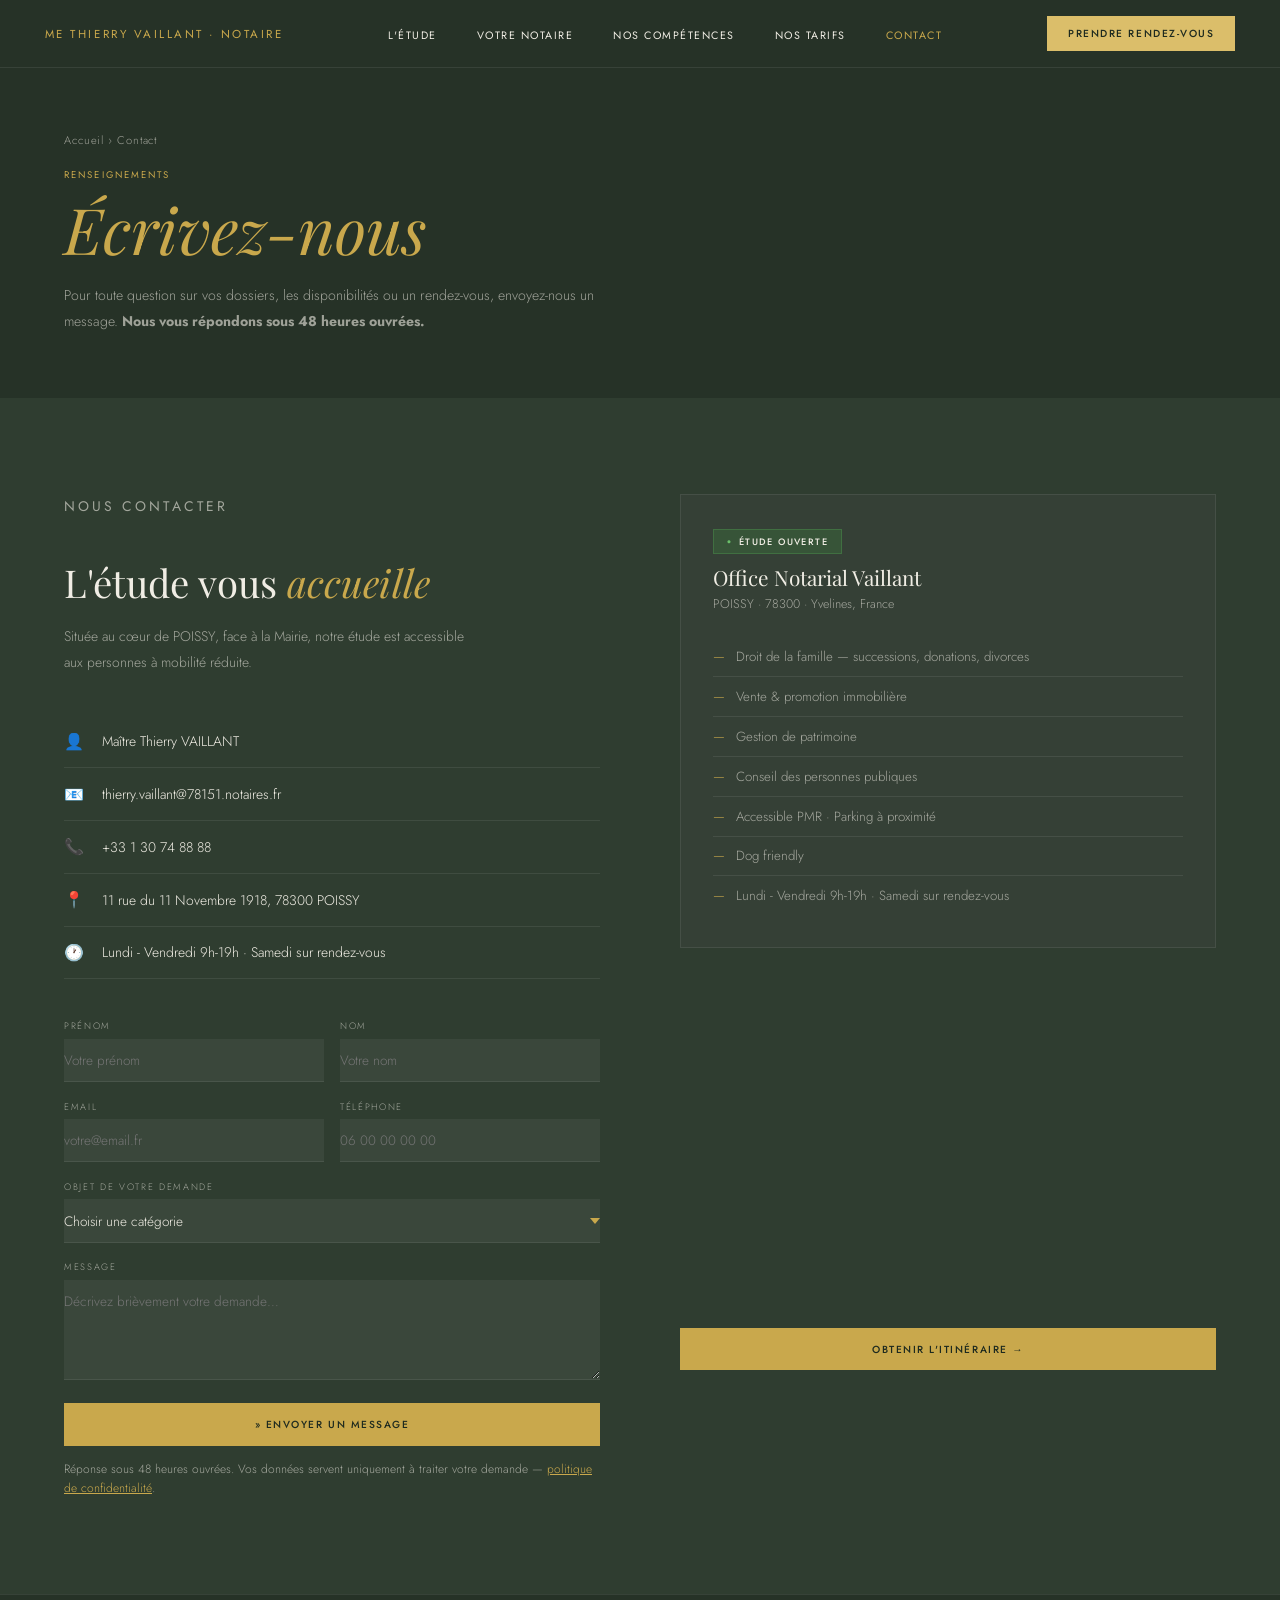
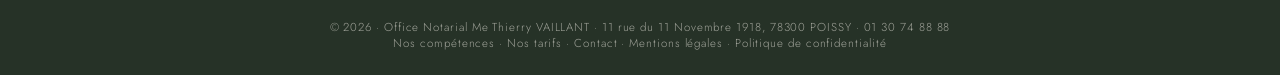
<file: contact.html>
<!doctype html>
<html lang="fr">
  <head>
    <meta charset="UTF-8" />
    <meta name="viewport" content="width=device-width, initial-scale=1.0" />
    <link rel="icon" type="image/png" href="favicon.png" />
    <link rel="apple-touch-icon" href="apple-touch-icon.png" />
    <title>Contact — Office Notarial Me Thierry VAILLANT, POISSY</title>
    <meta
      name="description"
      content="Contactez l'office notarial de Me Thierry VAILLANT, 11 rue du 11 Novembre 1918, 78300 POISSY. Tél. 01 30 74 88 88. Réponse sous 48 heures ouvrées."
    />
    <link rel="canonical" href="https://www.vaillant-poissy.notaires.fr/contact.html" />
    <meta property="og:type" content="website" />
    <meta property="og:title" content="Contact — Office Notarial Me Thierry VAILLANT, POISSY" />
    <meta
      property="og:description"
      content="Contactez l'office notarial de Me Thierry VAILLANT, 11 rue du 11 Novembre 1918, 78300 POISSY. Tél. 01 30 74 88 88. Réponse sous 48 heures ouvrées."
    />
    <meta property="og:url" content="https://www.vaillant-poissy.notaires.fr/contact.html" />
    <meta property="og:image" content="https://www.vaillant-poissy.notaires.fr/photos/og.jpg" />
    <meta name="twitter:card" content="summary_large_image" />
    <link rel="stylesheet" href="css/base.css" />
    <link rel="stylesheet" href="css/contact.css" />
  </head>
  <body>
    <nav>
      <a href="index.html" class="nav-logo">Me Thierry VAILLANT · Notaire</a>
      <ul class="nav-links">
        <li><a href="index.html">L'étude</a></li>
        <li><a href="equipe.html">Votre notaire</a></li>
        <li><a href="competences.html">Nos compétences</a></li>
        <li><a href="tarifs.html">Nos tarifs</a></li>
        <li><a href="contact.html" class="active">Contact</a></li>
      </ul>
      <a href="contact.html" class="nav-cta nav-cta-active">Prendre rendez-vous</a>
      <button class="hamburger" id="ham"><span></span><span></span><span></span></button>
    </nav>
    <div class="mobile-menu" id="mob">
      <a href="index.html">L'étude</a>
      <a href="equipe.html">Votre notaire</a>
      <a href="competences.html">Nos compétences</a>
      <a href="tarifs.html">Nos tarifs</a>
      <a href="contact.html">Contact</a>
      <a href="contact.html" class="mob-cta">Prendre rendez-vous</a>
    </div>

    <div class="page-hero">
      <p class="breadcrumb"><a href="index.html">Accueil</a> › <span aria-current="page">Contact</span></p>
      <p class="label">Renseignements</p>
      <h1><span class="gold-italic">Écrivez-nous</span></h1>
      <p class="sub">
        Pour toute question sur vos dossiers, les disponibilités ou un rendez-vous, envoyez-nous un message.
        <strong>Nous vous répondons sous 48 heures ouvrées.</strong>
      </p>
    </div>

    <section class="sec-mid">
      <div class="contact-grid">
        <!-- LEFT: contacts + form -->
        <div class="contact-left">
          <p class="label">Nous contacter</p>
          <h2>L'étude vous <span class="gold-italic">accueille</span></h2>
          <p>
            Située au cœur de POISSY, face à la Mairie, notre étude est accessible aux personnes à mobilité réduite.
          </p>

          <div class="contact-row"><span class="ci-icon">👤</span> Maître Thierry VAILLANT</div>
          <div class="contact-row">
            <span class="ci-icon">📧</span>
            <a href="mailto:thierry.vaillant@78151.notaires.fr">thierry.vaillant@78151.notaires.fr</a>
          </div>
          <div class="contact-row">
            <span class="ci-icon">📞</span> <a href="tel:+33130748888">+33 1 30 74 88 88</a>
          </div>
          <div class="contact-row"><span class="ci-icon">📍</span> 11 rue du 11 Novembre 1918, 78300 POISSY</div>
          <div class="contact-row">
            <span class="ci-icon">🕐</span> Lundi - Vendredi 9h-19h · Samedi sur rendez-vous
          </div>

          <div class="mt-md">
            <form id="cform">
              <div class="form-row-2">
                <div class="form-group">
                  <label>Prénom</label><input type="text" name="prenom" placeholder="Votre prénom" required />
                </div>
                <div class="form-group">
                  <label>Nom</label><input type="text" name="nom" placeholder="Votre nom" required />
                </div>
              </div>
              <div class="form-row-2">
                <div class="form-group">
                  <label>Email</label><input type="email" name="email" placeholder="votre@email.fr" required />
                </div>
                <div class="form-group">
                  <label>Téléphone</label><input type="tel" name="telephone" placeholder="06 00 00 00 00" />
                </div>
              </div>
              <div class="form-group">
                <label>Objet de votre demande</label>
                <select name="sujet" required>
                  <option value="" disabled selected>Choisir une catégorie</option>
                  <option>Droit de la famille — Succession / Donation</option>
                  <option>Droit de la famille — Divorce</option>
                  <option>Vente immobilière — Acquisition</option>
                  <option>Vente immobilière — Vente</option>
                  <option>Promotion immobilière</option>
                  <option>Gestion de patrimoine</option>
                  <option>Conseil des personnes publiques</option>
                  <option>Autre demande</option>
                </select>
              </div>
              <div class="form-group">
                <label>Message</label
                ><textarea name="message" placeholder="Décrivez brièvement votre demande…"></textarea>
              </div>
              <input type="hidden" name="access_key" value="9d3ef29f-390f-4f85-87b5-2d13db8e3699" />
              <input type="hidden" name="from_name" value="Site Office Notarial" />
              <div class="honeypot" aria-hidden="true">
                <label for="botcheck">Ne pas remplir ce champ</label>
                <input type="text" id="botcheck" name="botcheck" tabindex="-1" autocomplete="off" />
              </div>
              <div id="form-error" class="form-error"></div>
              <button type="submit" class="btn-gold btn-full">» Envoyer un message</button>
              <p class="form-note">
                Réponse sous 48 heures ouvrées. Vos données servent uniquement à traiter votre demande —
                <a href="confidentialite.html">politique de confidentialité</a>.
              </p>
            </form>
          </div>
        </div>

        <!-- RIGHT: summary card -->
        <div>
          <div class="summary-card">
            <span class="badge">Étude ouverte</span>
            <h3>Office Notarial Vaillant</h3>
            <p class="sc-sub">POISSY · 78300 · Yvelines, France</p>
            <ul class="summary-list">
              <li>Droit de la famille — successions, donations, divorces</li>
              <li>Vente & promotion immobilière</li>
              <li>Gestion de patrimoine</li>
              <li>Conseil des personnes publiques</li>
              <li>Accessible PMR · Parking à proximité</li>
              <li>Dog friendly</li>
              <li>Lundi - Vendredi 9h-19h · Samedi sur rendez-vous</li>
            </ul>
          </div>

          <div class="mt-sm">
            <iframe
              class="map-frame"
              src="https://maps.google.com/maps?q=11+rue+du+11+Novembre+1918,+78300+POISSY&output=embed"
              loading="lazy"
              title="Localisation de l'étude"
            >
            </iframe>
            <a
              href="https://www.google.com/maps/dir/?api=1&amp;destination=11+rue+du+11+Novembre+1918,+78300+Poissy"
              target="_blank"
              rel="noopener"
              class="btn-gold btn-full mt-xs"
            >
              Obtenir l'itinéraire →
            </a>
          </div>
        </div>
      </div>
    </section>

    <footer>
      © 2026 · Office Notarial Me Thierry VAILLANT · 11 rue du 11 Novembre 1918, 78300 POISSY ·
      <a href="tel:+33130748888">01 30 74 88 88</a><br />
      <a href="competences.html">Nos compétences</a> · <a href="tarifs.html">Nos tarifs</a> ·
      <a href="contact.html">Contact</a> · <a href="mentions.html">Mentions légales</a> ·
      <a href="confidentialite.html">Politique de confidentialité</a>
    </footer>
    <div class="mobile-cta-bar">
      <a href="tel:+33130748888">📞 Appeler</a>
      <a href="contact.html" class="mcb-gold">Prendre rendez-vous</a>
    </div>

    <script src="js/nav.js"></script>
    <script src="js/contact-form.js"></script>
  </body>
</html>
</file>
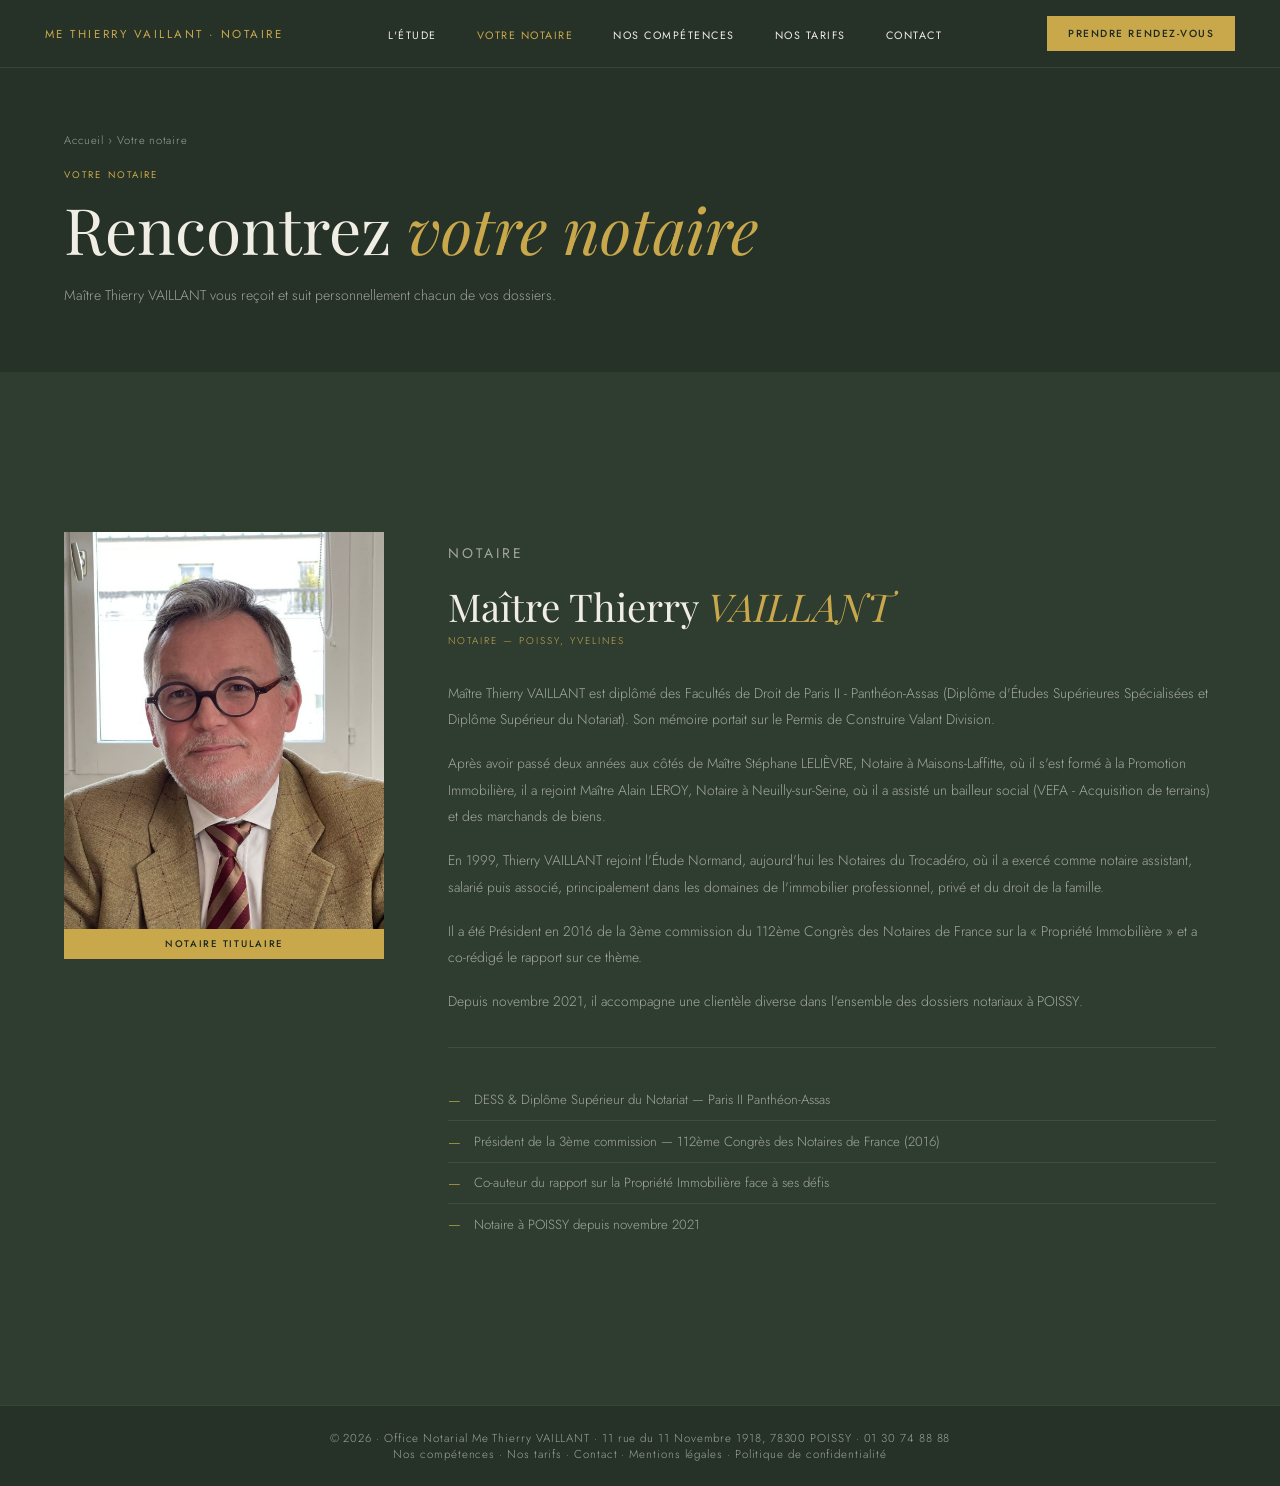
<file: equipe.html>
<!doctype html>
<html lang="fr">
  <head>
    <meta charset="UTF-8" />
    <meta name="viewport" content="width=device-width, initial-scale=1.0" />
    <link rel="icon" type="image/png" href="favicon.png" />
    <link rel="apple-touch-icon" href="apple-touch-icon.png" />
    <title>Votre notaire — Office Notarial Me Thierry VAILLANT, POISSY</title>
    <meta
      name="description"
      content="Rencontrez Maître Thierry VAILLANT, notaire à POISSY : parcours, diplômes et expérience en immobilier et droit de la famille."
    />
    <link rel="canonical" href="https://www.vaillant-poissy.notaires.fr/equipe.html" />
    <meta property="og:type" content="website" />
    <meta property="og:title" content="Votre notaire — Office Notarial Me Thierry VAILLANT, POISSY" />
    <meta
      property="og:description"
      content="Rencontrez Maître Thierry VAILLANT, notaire à POISSY : parcours, diplômes et expérience en immobilier et droit de la famille."
    />
    <meta property="og:url" content="https://www.vaillant-poissy.notaires.fr/equipe.html" />
    <meta property="og:image" content="https://www.vaillant-poissy.notaires.fr/photos/og.jpg" />
    <meta name="twitter:card" content="summary_large_image" />
    <link rel="stylesheet" href="css/base.css" />
    <link rel="stylesheet" href="css/equipe.css" />
  </head>
  <body>
    <nav>
      <a href="index.html" class="nav-logo">Me Thierry VAILLANT · Notaire</a>
      <ul class="nav-links">
        <li><a href="index.html">L'étude</a></li>
        <li><a href="equipe.html" class="active">Votre notaire</a></li>
        <li><a href="competences.html">Nos compétences</a></li>
        <li><a href="tarifs.html">Nos tarifs</a></li>
        <li><a href="contact.html">Contact</a></li>
      </ul>
      <a href="contact.html" class="nav-cta">Prendre rendez-vous</a>
      <button class="hamburger" id="ham"><span></span><span></span><span></span></button>
    </nav>
    <div class="mobile-menu" id="mob">
      <a href="index.html">L'étude</a>
      <a href="equipe.html">Votre notaire</a>
      <a href="competences.html">Nos compétences</a>
      <a href="tarifs.html">Nos tarifs</a>
      <a href="contact.html">Contact</a>
      <a href="contact.html" class="mob-cta">Prendre rendez-vous</a>
    </div>

    <div class="page-hero">
      <p class="breadcrumb"><a href="index.html">Accueil</a> › <span aria-current="page">Votre notaire</span></p>
      <p class="label">Votre notaire</p>
      <h1>Rencontrez <span class="gold-italic">votre notaire</span></h1>
      <p class="sub">Maître Thierry VAILLANT vous reçoit et suit personnellement chacun de vos dossiers.</p>
    </div>

    <section class="sec-mid">
      <!-- Thierry VAILLANT -->
      <div class="bio-block">
        <div class="bio-photo">
          <img src="./photos/team/2.jpeg" alt="Maître Thierry VAILLANT" />
          <div class="photo-tag">Notaire titulaire</div>
        </div>
        <div class="bio-content">
          <p class="label">Notaire</p>
          <h2>Maître Thierry <span class="gold-italic">VAILLANT</span></h2>
          <span class="role">Notaire — POISSY, Yvelines</span>
          <p>
            Maître Thierry VAILLANT est diplômé des Facultés de Droit de Paris II - Panthéon-Assas (Diplôme d'Études
            Supérieures Spécialisées et Diplôme Supérieur du Notariat). Son mémoire portait sur le Permis de Construire
            Valant Division.
          </p>
          <p>
            Après avoir passé deux années aux côtés de Maître Stéphane LELIÈVRE, Notaire à Maisons-Laffitte, où il s'est
            formé à la Promotion Immobilière, il a rejoint Maître Alain LEROY, Notaire à Neuilly-sur-Seine, où il a
            assisté un bailleur social (VEFA - Acquisition de terrains) et des marchands de biens.
          </p>
          <p>
            En 1999, Thierry VAILLANT rejoint l'Étude Normand, aujourd'hui les Notaires du Trocadéro, où il a exercé
            comme notaire assistant, salarié puis associé, principalement dans les domaines de l'immobilier
            professionnel, privé et du droit de la famille.
          </p>
          <p>
            Il a été Président en 2016 de la 3ème commission du 112ème Congrès des Notaires de France sur la « Propriété
            Immobilière » et a co-rédigé le rapport sur ce thème.
          </p>
          <p>
            Depuis novembre 2021, il accompagne une clientèle diverse dans l'ensemble des dossiers notariaux à POISSY.
          </p>
          <div class="creds">
            <div class="cred"><span>DESS & Diplôme Supérieur du Notariat — Paris II Panthéon-Assas</span></div>
            <div class="cred">
              <span>Président de la 3ème commission — 112ème Congrès des Notaires de France (2016)</span>
            </div>
            <div class="cred"><span>Co-auteur du rapport sur la Propriété Immobilière face à ses défis</span></div>
            <div class="cred"><span>Notaire à POISSY depuis novembre 2021</span></div>
          </div>
        </div>
      </div>
    </section>

    <footer>
      © 2026 · Office Notarial Me Thierry VAILLANT · 11 rue du 11 Novembre 1918, 78300 POISSY ·
      <a href="tel:+33130748888">01 30 74 88 88</a><br />
      <a href="competences.html">Nos compétences</a> · <a href="tarifs.html">Nos tarifs</a> ·
      <a href="contact.html">Contact</a> · <a href="mentions.html">Mentions légales</a> ·
      <a href="confidentialite.html">Politique de confidentialité</a>
    </footer>
    <div class="mobile-cta-bar">
      <a href="tel:+33130748888">📞 Appeler</a>
      <a href="contact.html" class="mcb-gold">Prendre rendez-vous</a>
    </div>

    <script src="js/nav.js"></script>
  </body>
</html>
</file>
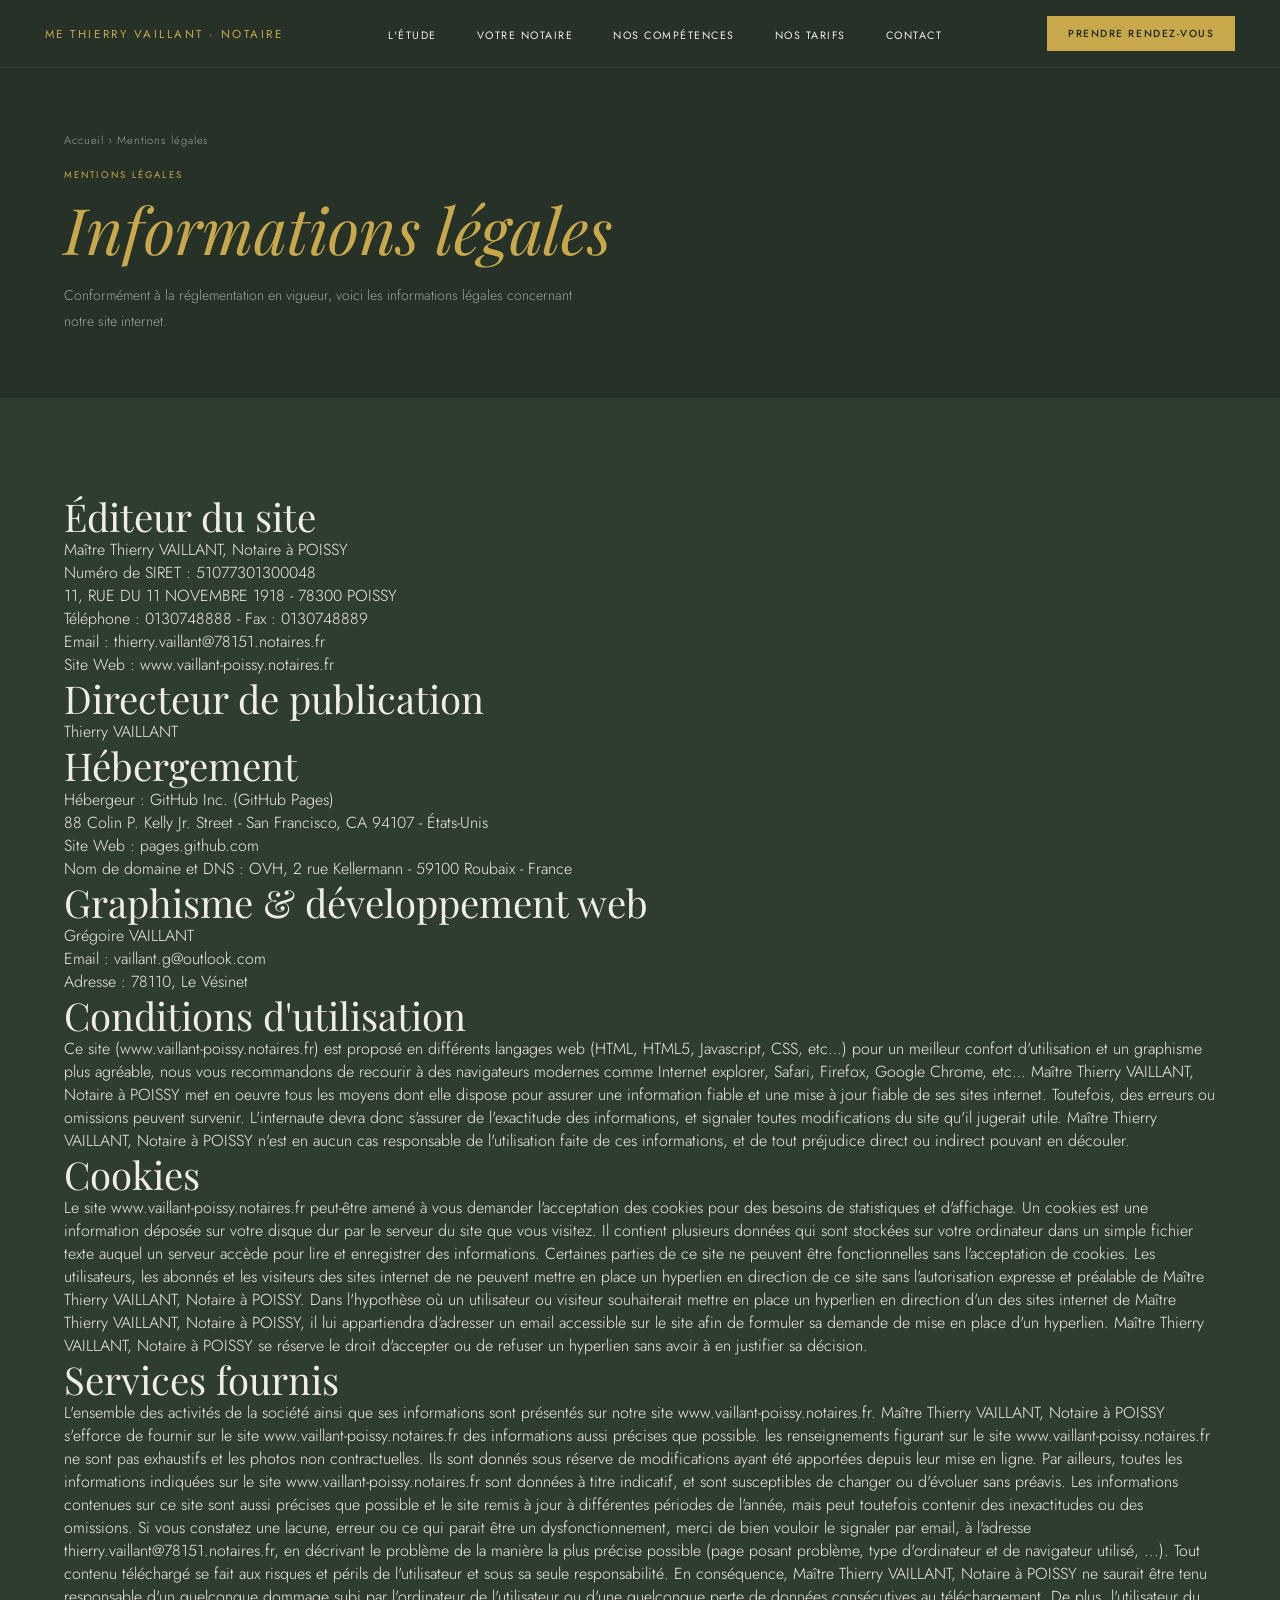
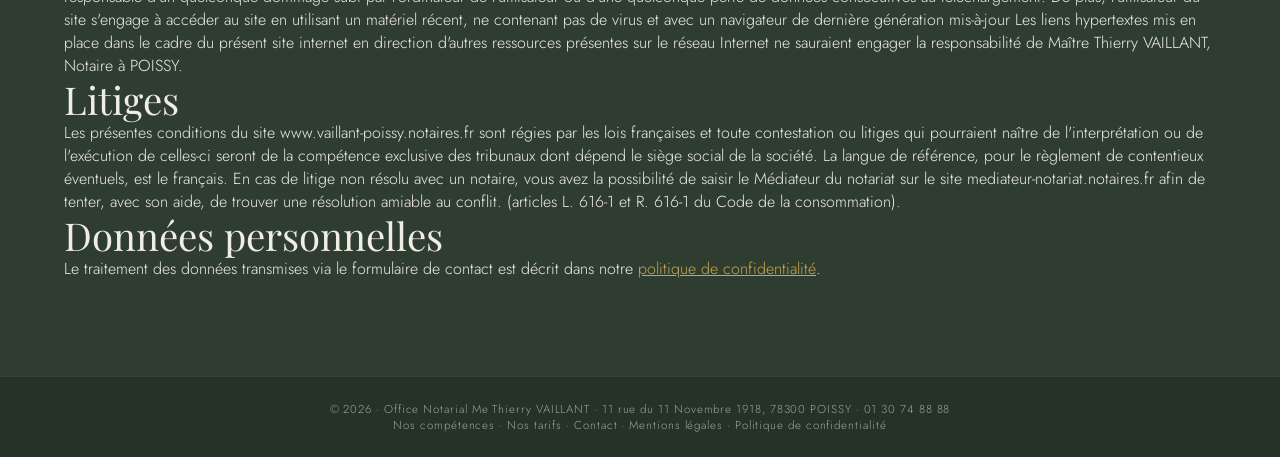
<file: mentions.html>
<!doctype html>
<html lang="fr">
  <head>
    <meta charset="UTF-8" />
    <meta name="viewport" content="width=device-width, initial-scale=1.0" />
    <link rel="icon" type="image/png" href="favicon.png" />
    <link rel="apple-touch-icon" href="apple-touch-icon.png" />
    <title>Mentions légales — Office Notarial Me Thierry VAILLANT, POISSY</title>
    <meta
      name="description"
      content="Mentions légales du site de l'office notarial de Me Thierry VAILLANT, notaire à POISSY."
    />
    <link rel="canonical" href="https://www.vaillant-poissy.notaires.fr/mentions.html" />
    <meta property="og:type" content="website" />
    <meta property="og:title" content="Mentions légales — Office Notarial Me Thierry VAILLANT, POISSY" />
    <meta
      property="og:description"
      content="Mentions légales du site de l'office notarial de Me Thierry VAILLANT, notaire à POISSY."
    />
    <meta property="og:url" content="https://www.vaillant-poissy.notaires.fr/mentions.html" />
    <meta property="og:image" content="https://www.vaillant-poissy.notaires.fr/photos/og.jpg" />
    <meta name="twitter:card" content="summary_large_image" />
    <link rel="stylesheet" href="css/base.css" />
  </head>
  <body>
    <nav>
      <a href="index.html" class="nav-logo">Me Thierry VAILLANT · Notaire</a>
      <ul class="nav-links">
        <li><a href="index.html">L'étude</a></li>
        <li><a href="equipe.html">Votre notaire</a></li>
        <li><a href="competences.html">Nos compétences</a></li>
        <li><a href="tarifs.html">Nos tarifs</a></li>
        <li><a href="contact.html">Contact</a></li>
      </ul>
      <a href="contact.html" class="nav-cta">Prendre rendez-vous</a>
      <button class="hamburger" id="ham"><span></span><span></span><span></span></button>
    </nav>
    <div class="mobile-menu" id="mob">
      <a href="index.html">L'étude</a>
      <a href="equipe.html">Votre notaire</a>
      <a href="competences.html">Nos compétences</a>
      <a href="tarifs.html">Nos tarifs</a>
      <a href="contact.html">Contact</a>
      <a href="contact.html" class="mob-cta">Prendre rendez-vous</a>
    </div>

    <!--


    Mentions légales


Merci de lire avec attention les différentes modalités d'utilisation du présent site avant d'y parcourir ses pages. En vous connectant sur ce site, vous acceptez sans réserves les présentes modalités. Aussi, conformément à l'article n°6 de la Loi n°2004-575 du 21 Juin 2004 pour la confiance dans l'économie numérique, les responsables du présent site internet www.vaillant-poissy.notaires.fr sont :


Conditions d'utilisation :
Ce site (www.vaillant-poissy.notaires.fr) est proposé en différents langages web (HTML, HTML5, Javascript, CSS, etc…) pour un meilleur confort d'utilisation et un graphisme plus agréable, nous vous recommandons de recourir à des navigateurs modernes comme Internet explorer, Safari, Firefox, Google Chrome, etc…





-->

    <div class="page-hero">
      <p class="breadcrumb"><a href="index.html">Accueil</a> › <span aria-current="page">Mentions légales</span></p>
      <p class="label">Mentions légales</p>
      <h1><span class="gold-italic">Informations légales</span></h1>
      <p class="sub">
        Conformément à la réglementation en vigueur, voici les informations légales concernant notre site internet.
      </p>
    </div>

    <section class="sec-mid">
      <div class="legal-block">
        <h2>Éditeur du site</h2>
        <p>
          Maître Thierry VAILLANT, Notaire à POISSY<br />
          Numéro de SIRET : 51077301300048<br />
          11, RUE DU 11 NOVEMBRE 1918 - 78300 POISSY<br />
          Téléphone : 0130748888 - Fax : 0130748889<br />
          Email : thierry.vaillant@78151.notaires.fr<br />
          Site Web : www.vaillant-poissy.notaires.fr
        </p>
      </div>
      <div class="legal-block">
        <h2>Directeur de publication</h2>
        <p>Thierry VAILLANT</p>
      </div>
      <div class="legal-block">
        <h2>Hébergement</h2>
        <p>
          Hébergeur : GitHub Inc. (GitHub Pages)<br />
          88 Colin P. Kelly Jr. Street - San Francisco, CA 94107 - États-Unis<br />
          Site Web : pages.github.com<br />
          Nom de domaine et DNS : OVH, 2 rue Kellermann - 59100 Roubaix - France
        </p>
      </div>
      <div class="legal-block">
        <h2>Graphisme & développement web</h2>
        <p>
          Grégoire VAILLANT<br />
          Email : vaillant.g@outlook.com<br />
          Adresse : 78110, Le Vésinet
        </p>
      </div>
      <div class="legal-block">
        <h2>Conditions d'utilisation</h2>
        <p>
          Ce site (www.vaillant-poissy.notaires.fr) est proposé en différents langages web (HTML, HTML5, Javascript,
          CSS, etc…) pour un meilleur confort d'utilisation et un graphisme plus agréable, nous vous recommandons de
          recourir à des navigateurs modernes comme Internet explorer, Safari, Firefox, Google Chrome, etc… Maître
          Thierry VAILLANT, Notaire à POISSY met en oeuvre tous les moyens dont elle dispose pour assurer une
          information fiable et une mise à jour fiable de ses sites internet. Toutefois, des erreurs ou omissions
          peuvent survenir. L'internaute devra donc s'assurer de l'exactitude des informations, et signaler toutes
          modifications du site qu'il jugerait utile. Maître Thierry VAILLANT, Notaire à POISSY n'est en aucun cas
          responsable de l'utilisation faite de ces informations, et de tout préjudice direct ou indirect pouvant en
          découler.
        </p>
      </div>

      <div class="legal-block">
        <h2>Cookies</h2>
        <p>
          Le site www.vaillant-poissy.notaires.fr peut-être amené à vous demander l'acceptation des cookies pour des
          besoins de statistiques et d'affichage. Un cookies est une information déposée sur votre disque dur par le
          serveur du site que vous visitez. Il contient plusieurs données qui sont stockées sur votre ordinateur dans un
          simple fichier texte auquel un serveur accède pour lire et enregistrer des informations. Certaines parties de
          ce site ne peuvent être fonctionnelles sans l'acceptation de cookies. Les utilisateurs, les abonnés et les
          visiteurs des sites internet de ne peuvent mettre en place un hyperlien en direction de ce site sans
          l'autorisation expresse et préalable de Maître Thierry VAILLANT, Notaire à POISSY. Dans l'hypothèse où un
          utilisateur ou visiteur souhaiterait mettre en place un hyperlien en direction d'un des sites internet de
          Maître Thierry VAILLANT, Notaire à POISSY, il lui appartiendra d'adresser un email accessible sur le site afin
          de formuler sa demande de mise en place d'un hyperlien. Maître Thierry VAILLANT, Notaire à POISSY se réserve
          le droit d'accepter ou de refuser un hyperlien sans avoir à en justifier sa décision.
        </p>
      </div>
      <div class="legal-block">
        <h2>Services fournis</h2>
        <p>
          L'ensemble des activités de la société ainsi que ses informations sont présentés sur notre site
          www.vaillant-poissy.notaires.fr. Maître Thierry VAILLANT, Notaire à POISSY s'efforce de fournir sur le site
          www.vaillant-poissy.notaires.fr des informations aussi précises que possible. les renseignements figurant sur
          le site www.vaillant-poissy.notaires.fr ne sont pas exhaustifs et les photos non contractuelles. Ils sont
          donnés sous réserve de modifications ayant été apportées depuis leur mise en ligne. Par ailleurs, toutes les
          informations indiquées sur le site www.vaillant-poissy.notaires.fr sont données à titre indicatif, et sont
          susceptibles de changer ou d'évoluer sans préavis. Les informations contenues sur ce site sont aussi précises
          que possible et le site remis à jour à différentes périodes de l'année, mais peut toutefois contenir des
          inexactitudes ou des omissions. Si vous constatez une lacune, erreur ou ce qui parait être un
          dysfonctionnement, merci de bien vouloir le signaler par email, à l'adresse
          thierry.vaillant@78151.notaires.fr, en décrivant le problème de la manière la plus précise possible (page
          posant problème, type d'ordinateur et de navigateur utilisé, ...). Tout contenu téléchargé se fait aux risques
          et périls de l'utilisateur et sous sa seule responsabilité. En conséquence, Maître Thierry VAILLANT, Notaire à
          POISSY ne saurait être tenu responsable d'un quelconque dommage subi par l'ordinateur de l'utilisateur ou
          d'une quelconque perte de données consécutives au téléchargement. De plus, l'utilisateur du site s'engage à
          accéder au site en utilisant un matériel récent, ne contenant pas de virus et avec un navigateur de dernière
          génération mis-à-jour Les liens hypertextes mis en place dans le cadre du présent site internet en direction
          d'autres ressources présentes sur le réseau Internet ne sauraient engager la responsabilité de Maître Thierry
          VAILLANT, Notaire à POISSY.
        </p>
      </div>

      <div class="legal-block">
        <h2>Litiges</h2>
        <p>
          Les présentes conditions du site www.vaillant-poissy.notaires.fr sont régies par les lois françaises et toute
          contestation ou litiges qui pourraient naître de l'interprétation ou de l'exécution de celles-ci seront de la
          compétence exclusive des tribunaux dont dépend le siège social de la société. La langue de référence, pour le
          règlement de contentieux éventuels, est le français. En cas de litige non résolu avec un notaire, vous avez la
          possibilité de saisir le Médiateur du notariat sur le site mediateur-notariat.notaires.fr afin de tenter, avec
          son aide, de trouver une résolution amiable au conflit. (articles L. 616-1 et R. 616-1 du Code de la
          consommation).
        </p>
      </div>
      <div class="legal-block">
        <h2>Données personnelles</h2>
        <p>
          Le traitement des données transmises via le formulaire de contact est décrit dans notre
          <a href="confidentialite.html">politique de confidentialité</a>.
        </p>
      </div>
    </section>

    <footer>
      © 2026 · Office Notarial Me Thierry VAILLANT · 11 rue du 11 Novembre 1918, 78300 POISSY ·
      <a href="tel:+33130748888">01 30 74 88 88</a><br />
      <a href="competences.html">Nos compétences</a> · <a href="tarifs.html">Nos tarifs</a> ·
      <a href="contact.html">Contact</a> · <a href="mentions.html">Mentions légales</a> ·
      <a href="confidentialite.html">Politique de confidentialité</a>
    </footer>
    <div class="mobile-cta-bar">
      <a href="tel:+33130748888">📞 Appeler</a>
      <a href="contact.html" class="mcb-gold">Prendre rendez-vous</a>
    </div>

    <script src="js/nav.js"></script>
  </body>
</html>
</file>
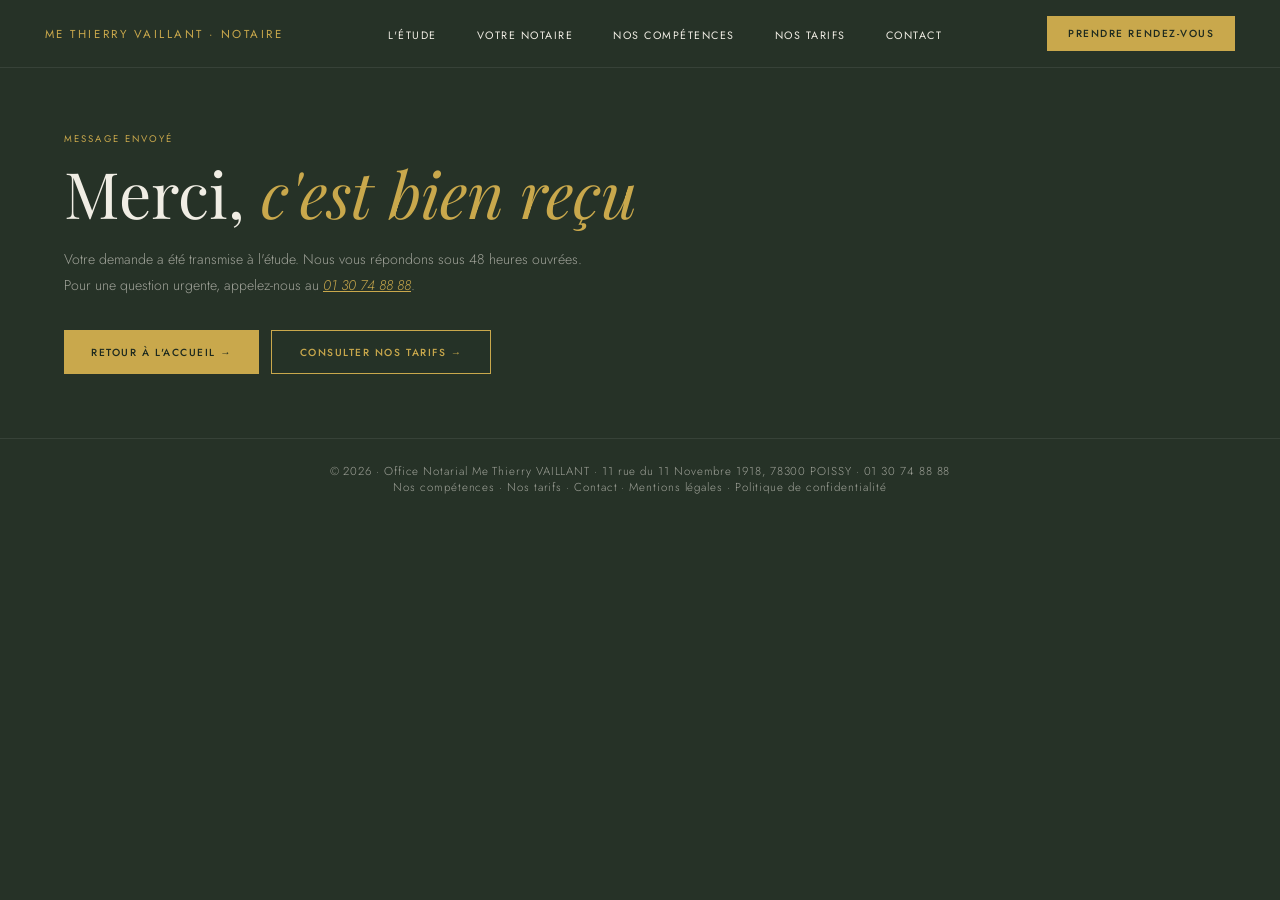
<file: merci.html>
<!doctype html>
<html lang="fr">
  <head>
    <meta charset="UTF-8" />
    <meta name="viewport" content="width=device-width, initial-scale=1.0" />
    <link rel="icon" type="image/png" href="favicon.png" />
    <link rel="apple-touch-icon" href="apple-touch-icon.png" />
    <title>Merci — Office Notarial Me Thierry VAILLANT, POISSY</title>
    <meta name="description" content="Votre message a bien été envoyé à l'office notarial de Me Thierry VAILLANT." />
    <meta name="robots" content="noindex" />
    <meta property="og:type" content="website" />
    <meta property="og:title" content="Merci — Office Notarial Me Thierry VAILLANT, POISSY" />
    <meta
      property="og:description"
      content="Votre message a bien été envoyé à l'office notarial de Me Thierry VAILLANT."
    />
    <meta property="og:url" content="https://www.vaillant-poissy.notaires.fr/merci.html" />
    <meta property="og:image" content="https://www.vaillant-poissy.notaires.fr/photos/og.jpg" />
    <meta name="twitter:card" content="summary_large_image" />
    <link rel="stylesheet" href="css/base.css" />
  </head>
  <body>
    <nav>
      <a href="index.html" class="nav-logo">Me Thierry VAILLANT · Notaire</a>
      <ul class="nav-links">
        <li><a href="index.html">L'étude</a></li>
        <li><a href="equipe.html">Votre notaire</a></li>
        <li><a href="competences.html">Nos compétences</a></li>
        <li><a href="tarifs.html">Nos tarifs</a></li>
        <li><a href="contact.html">Contact</a></li>
      </ul>
      <a href="contact.html" class="nav-cta">Prendre rendez-vous</a>
      <button class="hamburger" id="ham"><span></span><span></span><span></span></button>
    </nav>
    <div class="mobile-menu" id="mob">
      <a href="index.html">L'étude</a>
      <a href="equipe.html">Votre notaire</a>
      <a href="competences.html">Nos compétences</a>
      <a href="tarifs.html">Nos tarifs</a>
      <a href="contact.html">Contact</a>
      <a href="contact.html" class="mob-cta">Prendre rendez-vous</a>
    </div>

    <div class="page-hero">
      <p class="label">Message envoyé</p>
      <h1>Merci, <span class="gold-italic">c'est bien reçu</span></h1>
      <p class="sub">
        Votre demande a été transmise à l'étude. Nous vous répondons sous 48 heures ouvrées. Pour une question urgente,
        appelez-nous au <a href="tel:+33130748888" class="gold-italic">01 30 74 88 88</a>.
      </p>
      <div class="hero-ctas">
        <a href="index.html" class="btn-gold">Retour à l'accueil →</a>
        <a href="tarifs.html" class="btn-outline">Consulter nos tarifs →</a>
      </div>
    </div>

    <footer>
      © 2026 · Office Notarial Me Thierry VAILLANT · 11 rue du 11 Novembre 1918, 78300 POISSY ·
      <a href="tel:+33130748888">01 30 74 88 88</a><br />
      <a href="competences.html">Nos compétences</a> · <a href="tarifs.html">Nos tarifs</a> ·
      <a href="contact.html">Contact</a> · <a href="mentions.html">Mentions légales</a> ·
      <a href="confidentialite.html">Politique de confidentialité</a>
    </footer>
    <div class="mobile-cta-bar">
      <a href="tel:+33130748888">📞 Appeler</a>
      <a href="contact.html" class="mcb-gold">Prendre rendez-vous</a>
    </div>

    <script src="js/nav.js"></script>
  </body>
</html>
</file>
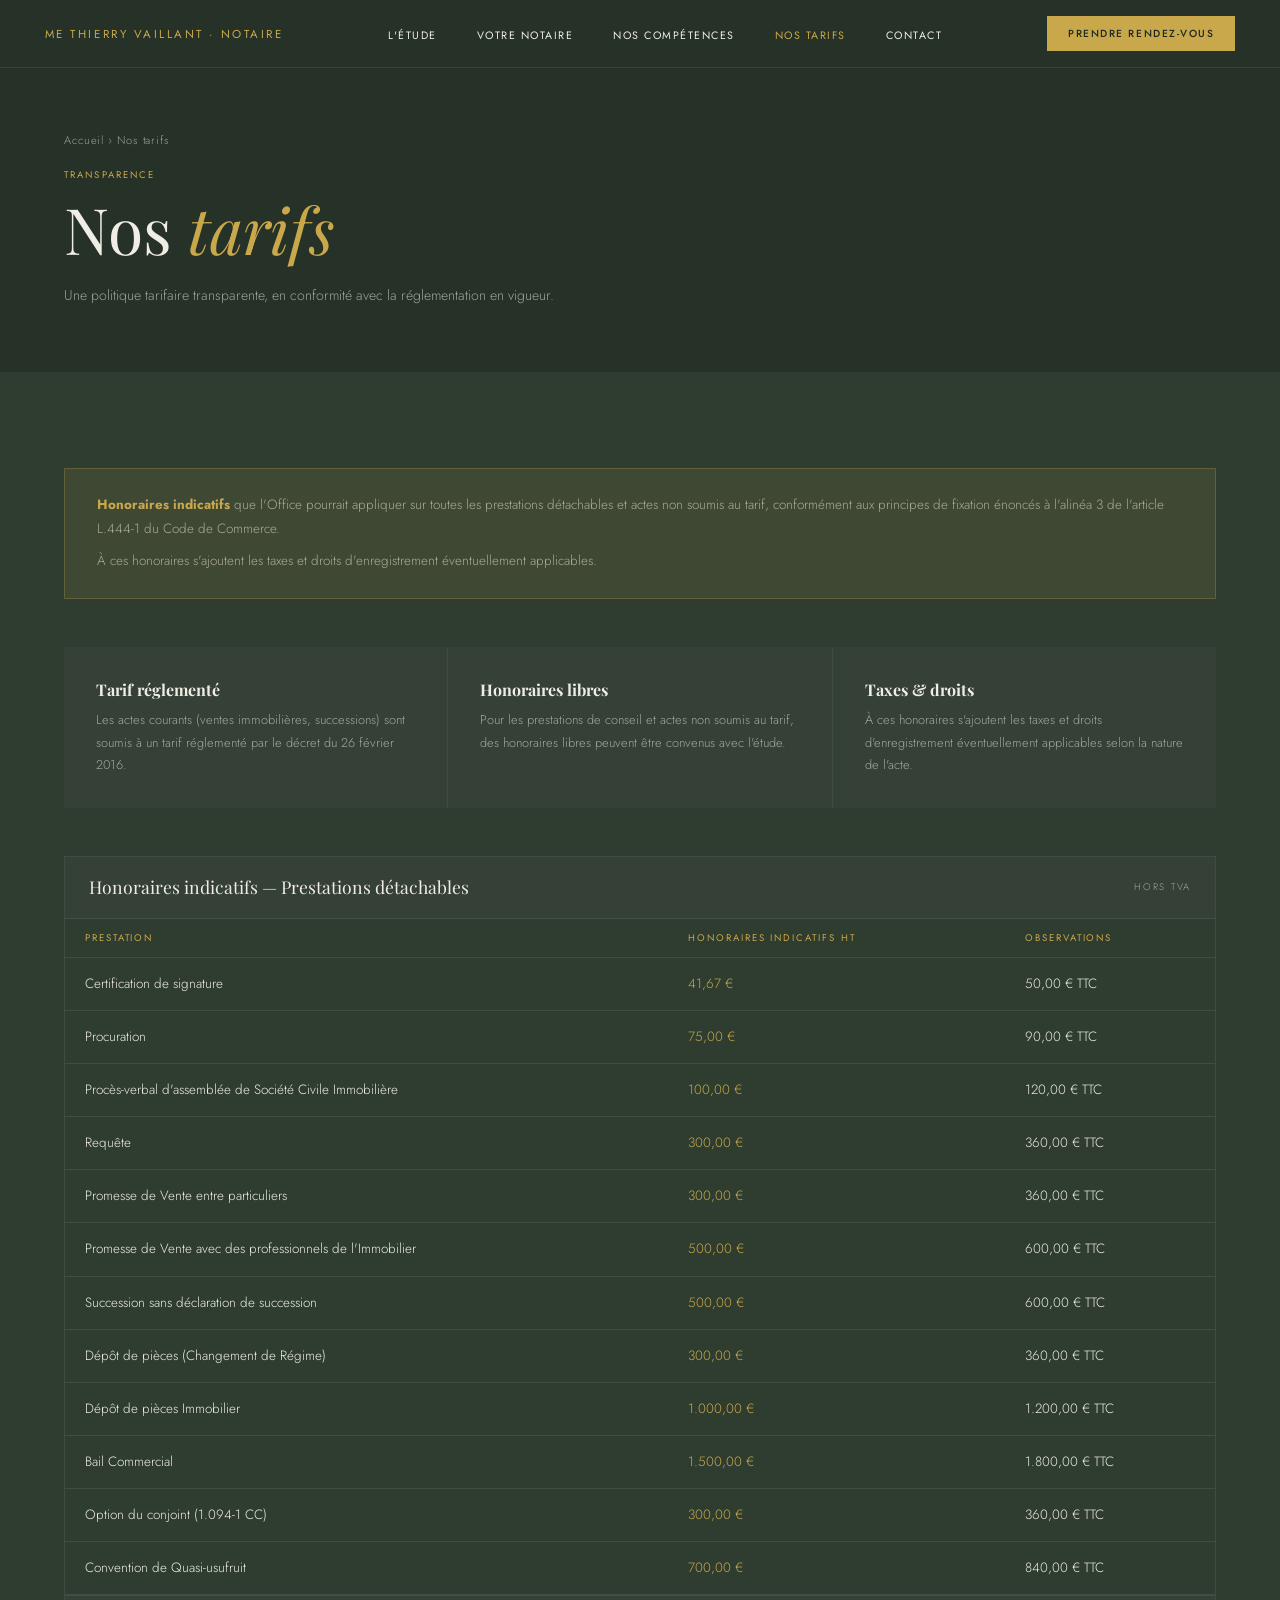
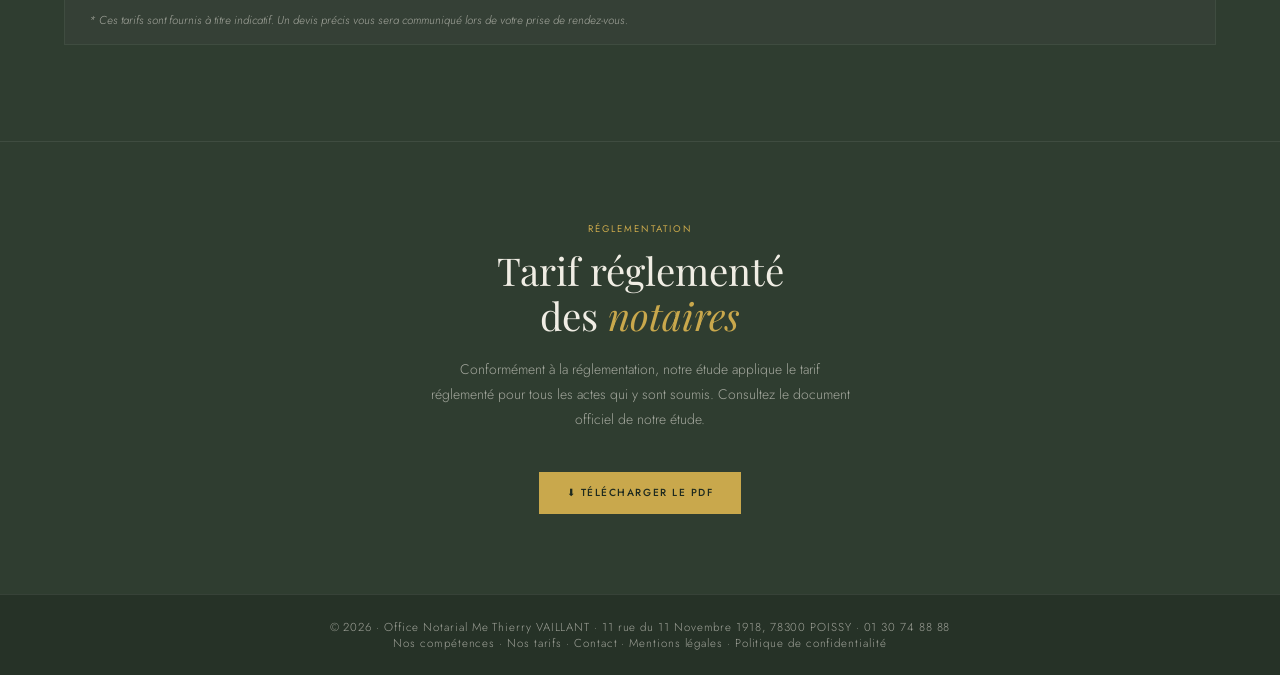
<file: tarifs.html>
<!doctype html>
<html lang="fr">
  <head>
    <meta charset="UTF-8" />
    <meta name="viewport" content="width=device-width, initial-scale=1.0" />
    <link rel="icon" type="image/png" href="favicon.png" />
    <link rel="apple-touch-icon" href="apple-touch-icon.png" />
    <title>Nos tarifs — Office Notarial Me Thierry VAILLANT, POISSY</title>
    <meta
      name="description"
      content="Tarifs de l'office notarial de Me Thierry VAILLANT à POISSY : tarif réglementé des notaires et honoraires, en toute transparence."
    />
    <link rel="canonical" href="https://www.vaillant-poissy.notaires.fr/tarifs.html" />
    <meta property="og:type" content="website" />
    <meta property="og:title" content="Nos tarifs — Office Notarial Me Thierry VAILLANT, POISSY" />
    <meta
      property="og:description"
      content="Tarifs de l'office notarial de Me Thierry VAILLANT à POISSY : tarif réglementé des notaires et honoraires, en toute transparence."
    />
    <meta property="og:url" content="https://www.vaillant-poissy.notaires.fr/tarifs.html" />
    <meta property="og:image" content="https://www.vaillant-poissy.notaires.fr/photos/og.jpg" />
    <meta name="twitter:card" content="summary_large_image" />
    <link rel="stylesheet" href="css/base.css" />
    <link rel="stylesheet" href="css/tarifs.css" />
  </head>
  <body>
    <nav>
      <a href="index.html" class="nav-logo">Me Thierry VAILLANT · Notaire</a>
      <ul class="nav-links">
        <li><a href="index.html">L'étude</a></li>
        <li><a href="equipe.html">Votre notaire</a></li>
        <li><a href="competences.html">Nos compétences</a></li>
        <li><a href="tarifs.html" class="active">Nos tarifs</a></li>
        <li><a href="contact.html">Contact</a></li>
      </ul>
      <a href="contact.html" class="nav-cta">Prendre rendez-vous</a>
      <button class="hamburger" id="ham"><span></span><span></span><span></span></button>
    </nav>
    <div class="mobile-menu" id="mob">
      <a href="index.html">L'étude</a>
      <a href="equipe.html">Votre notaire</a>
      <a href="competences.html">Nos compétences</a>
      <a href="tarifs.html">Nos tarifs</a>
      <a href="contact.html">Contact</a>
      <a href="contact.html" class="mob-cta">Prendre rendez-vous</a>
    </div>

    <div class="page-hero">
      <p class="breadcrumb"><a href="index.html">Accueil</a> › <span aria-current="page">Nos tarifs</span></p>
      <p class="label">Transparence</p>
      <h1>Nos <span class="gold-italic">tarifs</span></h1>
      <p class="sub">Une politique tarifaire transparente, en conformité avec la réglementation en vigueur.</p>
    </div>

    <section class="sec-mid">
      <div class="tarif-notice">
        <strong>Honoraires indicatifs</strong> que l'Office pourrait appliquer sur toutes les prestations détachables et
        actes non soumis au tarif, conformément aux principes de fixation énoncés à l'alinéa 3 de l'article L.444-1 du
        Code de Commerce.<br />
        <span class="tarif-notice-note"
          >À ces honoraires s'ajoutent les taxes et droits d'enregistrement éventuellement applicables.</span
        >
      </div>

      <div class="info-boxes">
        <div class="info-box">
          <!-- <div class="ib-icon">⚖️</div> -->
          <h4>Tarif réglementé</h4>
          <p>
            Les actes courants (ventes immobilières, successions) sont soumis à un tarif réglementé par le décret du 26
            février 2016.
          </p>
        </div>
        <div class="info-box">
          <!-- <div class="ib-icon">💶</div> -->
          <h4>Honoraires libres</h4>
          <p>
            Pour les prestations de conseil et actes non soumis au tarif, des honoraires libres peuvent être convenus
            avec l'étude.
          </p>
        </div>
        <div class="info-box">
          <!-- <div class="ib-icon">🧾</div> -->
          <h4>Taxes & droits</h4>
          <p>
            À ces honoraires s'ajoutent les taxes et droits d'enregistrement éventuellement applicables selon la nature
            de l'acte.
          </p>
        </div>
      </div>

      <div class="table-wrap">
        <div class="table-head-bar">
          <h3>Honoraires indicatifs — Prestations détachables</h3>
          <span>Hors TVA</span>
        </div>
        <table>
          <thead>
            <tr>
              <th>Prestation</th>
              <th>Honoraires indicatifs HT</th>
              <th>Observations</th>
            </tr>
          </thead>
          <tbody>
            <tr>
              <td>Certification de signature</td>
              <td class="gold">41,67 €</td>
              <td>50,00 € TTC</td>
            </tr>
            <tr>
              <td>Procuration</td>
              <td class="gold">75,00 €</td>
              <td>90,00 € TTC</td>
            </tr>
            <tr>
              <td>Procès-verbal d'assemblée de Société Civile Immobilière</td>
              <td class="gold">100,00 €</td>
              <td>120,00 € TTC</td>
            </tr>
            <tr>
              <td>Requête</td>
              <td class="gold">300,00 €</td>
              <td>360,00 € TTC</td>
            </tr>
            <tr>
              <td>Promesse de Vente entre particuliers</td>
              <td class="gold">300,00 €</td>
              <td>360,00 € TTC</td>
            </tr>
            <tr>
              <td>Promesse de Vente avec des professionnels de l'Immobilier</td>
              <td class="gold">500,00 €</td>
              <td>600,00 € TTC</td>
            </tr>
            <tr>
              <td>Succession sans déclaration de succession</td>
              <td class="gold">500,00 €</td>
              <td>600,00 € TTC</td>
            </tr>
            <tr>
              <td>Dépôt de pièces (Changement de Régime)</td>
              <td class="gold">300,00 €</td>
              <td>360,00 € TTC</td>
            </tr>
            <tr>
              <td>Dépôt de pièces Immobilier</td>
              <td class="gold">1.000,00 €</td>
              <td>1.200,00 € TTC</td>
            </tr>
            <tr>
              <td>Bail Commercial</td>
              <td class="gold">1.500,00 €</td>
              <td>1.800,00 € TTC</td>
            </tr>
            <tr>
              <td>Option du conjoint (1.094-1 CC)</td>
              <td class="gold">300,00 €</td>
              <td>360,00 € TTC</td>
            </tr>
            <tr>
              <td>Convention de Quasi-usufruit</td>
              <td class="gold">700,00 €</td>
              <td>840,00 € TTC</td>
            </tr>
          </tbody>
        </table>
        <div class="tarif-footnote">
          * Ces tarifs sont fournis à titre indicatif. Un devis précis vous sera communiqué lors de votre prise de
          rendez-vous.
        </div>
      </div>
    </section>

    <div class="pdf-band">
      <p class="label">Réglementation</p>
      <h2>Tarif réglementé<br />des <span class="gold-italic">notaires</span></h2>
      <p class="desc">
        Conformément à la réglementation, notre étude applique le tarif réglementé pour tous les actes qui y sont
        soumis. Consultez le document officiel de notre étude.
      </p>
      <a href="./photos/TARIF.pdf" target="_blank" class="btn-gold">⬇ Télécharger le PDF</a>
    </div>

    <footer>
      © 2026 · Office Notarial Me Thierry VAILLANT · 11 rue du 11 Novembre 1918, 78300 POISSY ·
      <a href="tel:+33130748888">01 30 74 88 88</a><br />
      <a href="competences.html">Nos compétences</a> · <a href="tarifs.html">Nos tarifs</a> ·
      <a href="contact.html">Contact</a> · <a href="mentions.html">Mentions légales</a> ·
      <a href="confidentialite.html">Politique de confidentialité</a>
    </footer>
    <div class="mobile-cta-bar">
      <a href="tel:+33130748888">📞 Appeler</a>
      <a href="contact.html" class="mcb-gold">Prendre rendez-vous</a>
    </div>

    <script src="js/nav.js"></script>
  </body>
</html>
</file>
<file: css/base.css>
@import url('https://fonts.googleapis.com/css2?family=Playfair+Display:ital,wght@0,400;0,500;1,400;1,500&family=Jost:wght@300;400;500&display=swap');

:root {
  --green-dark:   #263227;
  --green-mid:    #2f3d30;
  --green-card:   #354036;
  --green-border: rgba(255,255,255,0.08);
  --cream:        #F0EDE4;
  --gold:         #C9A84C;
  --gold-hover:   #dbbe6a;
  --text-light:   #F0EDE4;
  --text-muted:   rgba(240,237,228,0.6);
  --text-dark:    #1e2a1f;
  --text-dark-muted: #5a6b5b;
  --nav-h:        68px;
}

*, *::before, *::after { box-sizing: border-box; margin: 0; padding: 0; }
html { scroll-behavior: smooth; }

body {
  font-family: 'Jost', sans-serif;
  font-weight: 300;
  background: var(--green-dark);
  color: var(--text-light);
  overflow-x: hidden;
}

/* NAV */
nav {
  position: fixed;
  top: 0; left: 0; right: 0;
  z-index: 100;
  height: var(--nav-h);
  background: var(--green-dark);
  display: flex;
  align-items: center;
  justify-content: space-between;
  padding: 0 3.5vw;
  border-bottom: 1px solid var(--green-border);
}
.nav-logo {
  font-size: 0.72rem;
  font-weight: 400;
  letter-spacing: 0.22em;
  text-transform: uppercase;
  color: var(--gold);
  text-decoration: none;
}
.nav-links { display: flex; gap: 2.5rem; list-style: none; }
.nav-links a {
  font-size: 0.67rem;
  font-weight: 400;
  letter-spacing: 0.14em;
  text-transform: uppercase;
  color: var(--text-light);
  text-decoration: none;
  transition: color .2s;
}
.nav-links a:hover, .nav-links a.active { color: var(--gold); }
.nav-cta {
  font-size: 0.64rem;
  font-weight: 500;
  letter-spacing: 0.15em;
  text-transform: uppercase;
  color: var(--text-dark);
  background: var(--gold);
  text-decoration: none;
  padding: 0.6rem 1.3rem;
  transition: background .2s;
}
.nav-cta:hover { background: var(--gold-hover); }

.hamburger { display:none; flex-direction:column; gap:5px; cursor:pointer; background:none; border:none; padding:4px; }
.hamburger span { display:block; width:22px; height:1px; background:var(--text-light); }

.mobile-menu {
  display:none; position:fixed;
  top:var(--nav-h); left:0; right:0;
  background:var(--green-dark);
  padding:1.5rem 3.5vw 2rem;
  border-top:1px solid var(--green-border);
  z-index:99;
  flex-direction:column; gap:1.25rem;
}
.mobile-menu.open { display:flex; }
.mobile-menu a { font-size:.75rem; letter-spacing:.14em; text-transform:uppercase; color:var(--text-light); text-decoration:none; }
.mobile-menu .mob-cta { background:var(--gold); color:var(--text-dark); padding:.75rem 1.25rem; text-align:center; font-weight:500; }

/* LABEL */
.label {
  font-size: 0.6rem;
  font-weight: 400;
  letter-spacing: 0.22em;
  text-transform: uppercase;
  color: var(--gold);
  margin-bottom: 0.65rem;
}

/* SECTIONS */
.sec-green  { background: var(--green-dark); padding: 6rem 5vw; }
.sec-mid    { background: var(--green-mid);  padding: 6rem 5vw; }
.sec-cream  { background: var(--cream);      padding: 6rem 5vw; color: var(--text-dark); }

/* HEADINGS */
h1, h2, h3 { font-family: 'Playfair Display', serif; font-weight: 400; line-height: 1.15; }
h1 { font-size: clamp(2.8rem, 5vw, 5rem); }
h2 { font-size: clamp(1.9rem, 3vw, 2.8rem); }
h3 { font-size: 1.2rem; }
.gold-italic { font-style: italic; color: var(--gold); }

/* HERO */
.hero {
  position: relative;
  height: 100vh; min-height: 600px;
  display: flex; align-items: flex-end;
  padding-bottom: 5rem; padding-left: 5vw;
  overflow: hidden;
}
.hero-bg { position:absolute; inset:0; z-index:1; background: linear-gradient(to bottom, rgba(30,42,31,.2) 0%, rgba(30,42,31,.65) 100%); }
.hero-bg-img { position:absolute; inset:0; width:100%; height:100%; object-fit:cover; z-index:0; }
.hero-content { position:relative; z-index:2; }
.hero-sublabel {
  font-size:.62rem; letter-spacing:.2em; text-transform:uppercase;
  color:rgba(240,237,228,.75);
  display:flex; align-items:center; gap:.75rem; margin-bottom:1rem;
}
.hero-sublabel::before { content:''; display:block; width:32px; height:1px; background:rgba(240,237,228,.45); }
.hero-pills { display:flex; flex-wrap:wrap; gap:.5rem; margin-top:2rem; }
.pill {
  font-size:.63rem; letter-spacing:.12em; text-transform:uppercase;
  color:var(--text-light);
  background:rgba(38,50,39,.75);
  border:1px solid rgba(240,237,228,.18);
  padding:.4rem .9rem; backdrop-filter:blur(4px);
}
.pill::before { content:'› '; color:var(--gold); }

/* PAGE HERO */
.page-hero {
  padding: calc(var(--nav-h) + 4rem) 5vw 4rem;
  background: var(--green-dark);
}
.page-hero p.sub {
  font-size:.88rem; color:var(--text-muted);
  line-height:1.85; margin-top:1rem; max-width:540px;
}

/* CARD DARK */
.card-dark {
  background: var(--green-card);
  border: 1px solid var(--green-border);
  padding: 2rem;
}

/* CARD CREAM */
.card-cream {
  background: #fff;
  border: 1px solid rgba(0,0,0,.07);
  padding: 1.4rem 1.6rem;
  display: flex; align-items: flex-start; gap: 1rem;
}
.card-cream .cc-icon { font-size:1.1rem; flex-shrink:0; padding-top:2px; }
.card-cream .cc-label { font-size:.58rem; letter-spacing:.2em; text-transform:uppercase; color:var(--gold); margin-bottom:.25rem; }
.card-cream .cc-text { font-size:.84rem; color:var(--text-dark); line-height:1.7; }

/* INFO ROWS (dark) */
.info-row {
  display:flex; align-items:flex-start; gap:1rem;
  padding:1.1rem 0;
  border-bottom:1px solid var(--green-border);
}
.info-row:last-child { border-bottom:none; }
.info-row .ir-icon { font-size:1.1rem; flex-shrink:0; width:28px; }
.info-row .ir-label { font-size:.58rem; letter-spacing:.2em; text-transform:uppercase; color:var(--gold); margin-bottom:.2rem; }
.info-row .ir-text { font-size:.85rem; color:var(--text-light); line-height:1.65; }

/* LAYOUTS */
.two-col { display:grid; grid-template-columns:1fr 1fr; gap:5rem; align-items:start; }
.two-col-wide { grid-template-columns:1.35fr 1fr; }
.grid-2 { display:grid; grid-template-columns:1fr 1fr; gap:1.25rem; }

/* COMP BLOCKS */
.comp-block { padding:3.5rem 0; border-bottom:1px solid var(--green-border); }
.comp-block:last-child { border-bottom:none; }
.comp-block h3 { font-family:'Playfair Display',serif; font-size:1.5rem; color:var(--text-light); margin-bottom:1rem; }
.comp-block p { font-size:.86rem; color:var(--text-muted); line-height:1.85; max-width:680px; }
.comp-list { list-style:none; margin-top:1.25rem; display:flex; flex-wrap:wrap; gap:.5rem 2rem; }
.comp-list li { font-size:.82rem; color:var(--text-muted); display:flex; align-items:center; gap:.5rem; }
.comp-list li::before { content:'—'; color:var(--gold); }

/* TABLE */
table { width:100%; border-collapse:collapse; }
thead th {
  font-size:.6rem; font-weight:400; letter-spacing:.2em; text-transform:uppercase;
  color:var(--gold); padding:.75rem 1.25rem;
  border-bottom:1px solid var(--green-border); text-align:left;
}
tbody tr { border-bottom:1px solid var(--green-border); transition:background .2s; }
tbody tr:hover { background:rgba(255,255,255,.04); }
tbody td { padding:1rem 1.25rem; font-size:.84rem; color:var(--text-light); line-height:1.5; }
tbody td.gold { color:var(--gold); }

/* BADGE */
.badge {
  display:inline-flex; align-items:center; gap:.4rem;
  font-size:.58rem; font-weight:500; letter-spacing:.15em; text-transform:uppercase;
  color:var(--text-light);
  background:rgba(60,130,60,.3);
  border:1px solid rgba(80,160,80,.35);
  padding:.3rem .8rem;
}
.badge::before { content:'●'; color:#6abf6a; font-size:.45rem; }

/* BUTTONS */
.btn-gold {
  display:inline-flex; align-items:center; gap:.6rem;
  font-family:'Jost',sans-serif; font-size:.64rem; font-weight:500;
  letter-spacing:.15em; text-transform:uppercase;
  color:var(--text-dark); background:var(--gold);
  text-decoration:none; padding:.85rem 1.7rem;
  border:none; cursor:pointer; transition:background .2s;
}
.btn-gold:hover { background:var(--gold-hover); }

.btn-outline {
  display:inline-flex; align-items:center; gap:.6rem;
  font-size:.64rem; font-weight:500; letter-spacing:.15em; text-transform:uppercase;
  color:var(--gold); background:transparent;
  border:1px solid var(--gold); text-decoration:none;
  padding:.85rem 1.7rem; transition:background .2s, color .2s;
}
.btn-outline:hover { background:var(--gold); color:var(--text-dark); }

/* TEAM CARD */
.team-card { background:var(--green-card); border:1px solid var(--green-border); }
.team-card img { width:100%; aspect-ratio:3/4; object-fit:cover; object-position:top; display:block; filter:saturate(.9); }
.team-card-body { padding:1.5rem; }
.team-card-body h3 { font-size:1.3rem; color:var(--text-light); margin-bottom:.25rem; }
.team-card-body .role { font-size:.62rem; letter-spacing:.18em; text-transform:uppercase; color:var(--gold); margin-bottom:1rem; }
.team-card-body p { font-size:.82rem; color:var(--text-muted); line-height:1.8; }

/* FORM */
.form-group { margin-bottom:1.1rem; }
.form-group label { display:block; font-size:.58rem; letter-spacing:.18em; text-transform:uppercase; color:var(--text-muted); margin-bottom:.4rem; }
.form-group input,
.form-group select,
.form-group textarea {
  width:100%; font-family:'Jost',sans-serif; font-size:.85rem; font-weight:300;
  color:var(--text-light); background:rgba(255,255,255,.05);
  border:none; border-bottom:1px solid var(--green-border);
  padding:.7rem 0; outline:none; transition:border-color .2s; -webkit-appearance:none;
}
.form-group input:focus,
.form-group select:focus,
.form-group textarea:focus { border-color:var(--gold); }
.form-group textarea { resize:vertical; min-height:100px; }
.form-group select {
  cursor:pointer;
  background-image:url("data:image/svg+xml,%3Csvg xmlns='http://www.w3.org/2000/svg' width='10' height='6'%3E%3Cpath d='M0 0l5 6 5-6z' fill='%23C9A84C'/%3E%3C/svg%3E");
  background-repeat:no-repeat; background-position:right 0 center;
}
.form-group select option { background:var(--green-dark); }

/* CONTACT ROW */
.contact-row {
  display:flex; align-items:center; gap:.85rem;
  padding:.9rem 0; border-bottom:1px solid var(--green-border);
  font-size:.87rem; color:var(--text-light);
}
.contact-row .ci-icon { font-size:1rem; width:24px; flex-shrink:0; }
.contact-row a { color:var(--text-light); text-decoration:none; }
.contact-row a:hover { color:var(--gold); }

/* FOOTER */
footer {
  background:var(--green-dark);
  border-top:1px solid var(--green-border);
  padding:1.5rem 5vw; text-align:center;
  font-size:.72rem; color:var(--text-muted); letter-spacing:.08em;
}
footer a { color:var(--text-muted); text-decoration:none; }
footer a:hover { color:var(--gold); }

/* RESPONSIVE */
@media (max-width: 860px) {
  .nav-links, .nav-cta { display:none; }
  .hamburger { display:flex; }
  .two-col, .two-col-wide { grid-template-columns:1fr; gap:2.5rem; }
  .grid-2 { grid-template-columns:1fr; }
  .sec-green, .sec-mid, .sec-cream { padding:4rem 5vw; }
}

/* FADE UP */
@keyframes fadeUp { from { opacity:0; transform:translateY(22px); } to { opacity:1; transform:translateY(0); } }
.fu  { opacity:0; animation:fadeUp .7s ease forwards; }
.fu1 { animation-delay:.1s; }
.fu2 { animation-delay:.22s; }
.fu3 { animation-delay:.36s; }

/* SPACING UTILITIES (replace one-off inline margin-top) */
.mt-xs { margin-top:.75rem; }
.mt-sm { margin-top:1.5rem; }
.mt-md { margin-top:2.5rem; }
.mt-lg { margin-top:3rem; }

/* FULL-WIDTH CENTERED BUTTON VARIANT */
.btn-full { width:100%; display:flex; justify-content:center; }

/* BREADCRUMB */
.breadcrumb { font-size:.7rem; letter-spacing:.08em; color:var(--text-muted); margin-bottom:1.25rem; }
.breadcrumb a { color:var(--text-muted); text-decoration:none; }
.breadcrumb a:hover { color:var(--gold); }

/* HERO CTAs */
.hero-ctas { display:flex; flex-wrap:wrap; gap:.75rem; margin-top:2rem; }
.hero-ctas .btn-outline { background:rgba(38,50,39,.6); }

/* FAQ */
.faq { max-width:820px; }
.faq details { border-bottom:1px solid var(--green-border); padding:1.25rem 0; }
.faq summary { font-family:'Playfair Display',serif; font-size:1.15rem; cursor:pointer; list-style:none; display:flex; justify-content:space-between; gap:1rem; }
.faq summary::-webkit-details-marker { display:none; }
.faq summary::after { content:'+'; color:var(--gold); }
.faq details[open] summary::after { content:'−'; }
.faq details p { font-size:.86rem; color:var(--text-muted); line-height:1.85; margin-top:.9rem; }
.faq a, .legal-block a { color:var(--gold); }

/* STICKY MOBILE CTA */
.mobile-cta-bar { display:none; }
@media (max-width: 860px) {
  .mobile-cta-bar {
    display:flex; position:fixed; left:0; right:0; bottom:0; z-index:98;
    background:var(--green-dark); border-top:1px solid var(--green-border);
    padding-bottom:env(safe-area-inset-bottom);
  }
  .mobile-cta-bar a {
    flex:1; text-align:center; padding:1rem .5rem;
    font-size:.68rem; font-weight:500; letter-spacing:.14em; text-transform:uppercase;
    color:var(--text-light); text-decoration:none;
  }
  .mobile-cta-bar .mcb-gold { background:var(--gold); color:var(--text-dark); }
  body { padding-bottom:3.4rem; }
}
</file>
<file: css/home.css>
/* ── HERO SLIDER ── */
.hero-slides {
  position: absolute;
  inset: 0;
  z-index: 0;
}
.hero-slide {
  position: absolute;
  inset: 0;
  opacity: 0;
  transition: opacity 1s;
}
.hero-slide.active {
  opacity: 1;
}
.hero-slide img {
  width: 100%;
  height: 100%;
  object-fit: cover;
}

.hero-dots {
  position: absolute;
  bottom: 2rem;
  right: 5vw;
  z-index: 2;
  display: flex;
  gap: 0.5rem;
}
.dot {
  width: 9px;
  height: 9px;
  border-radius: 50%;
  background: rgba(240, 237, 228, 0.3);
  cursor: pointer;
  transition: background 0.2s;
  border: none;
}
.dot.active {
  background: var(--gold);
}

/* ── OFFICE SECTION (alternating cream) ── */
.office-intro {
  display: grid;
  grid-template-columns: 1fr 1fr;
  gap: 0;
  background: var(--cream);
  color: var(--text-dark);
}
.office-img {
  overflow: hidden;
}
.office-img img {
  width: 100%;
  height: 100%;
  object-fit: cover;
  display: block;
  min-height: 400px;
  filter: saturate(0.9);
}
.office-text {
  padding: 5rem 5vw;
  display: flex;
  flex-direction: column;
  justify-content: center;
}
.office-text .label {
  color: var(--text-dark-muted);
}
.office-text h2 {
  color: var(--text-dark);
  margin-bottom: 1.5rem;
}
.office-text p {
  font-size: 0.88rem;
  color: var(--text-dark-muted);
  line-height: 1.9;
  margin-bottom: 2rem;
}
.office-stats {
  display: flex;
  gap: 3rem;
  margin-top: 1.5rem;
  padding-top: 1.5rem;
  border-top: 1px solid rgba(30, 42, 31, 0.12);
}
.stat-num {
  font-family: "Playfair Display", serif;
  font-size: 2rem;
  color: var(--gold);
  line-height: 1;
}
.stat-lbl {
  font-size: 0.62rem;
  letter-spacing: 0.12em;
  text-transform: uppercase;
  color: var(--text-dark-muted);
  margin-top: 0.3rem;
}

/* ── COMPETENCES (dark) ── */
.comp-header {
  display: flex;
  justify-content: space-between;
  align-items: flex-end;
  margin-bottom: 3rem;
  gap: 2rem;
  flex-wrap: wrap;
}
.comp-header p {
  font-size: 0.87rem;
  color: var(--text-muted);
  max-width: 380px;
  line-height: 1.8;
}

/* ── TEAM PREVIEW ── */
.team-grid {
  display: grid;
  grid-template-columns: minmax(0, 420px);
  gap: 1.5rem;
  margin-top: 2.5rem;
}

@media (max-width: 860px) {
  .office-intro {
    grid-template-columns: 1fr;
  }
  .office-img img {
    min-height: 260px;
  }
  .team-grid {
    grid-template-columns: 1fr;
  }
  .comp-header {
    flex-direction: column;
    align-items: flex-start;
  }
}
</file>
<file: css/competences.css>
/* Process steps */
.process-grid {
  display: grid;
  grid-template-columns: repeat(4, 1fr);
  gap: 1px;
  background: var(--green-border);
  margin-top: 3rem;
}
.process-step {
  background: var(--green-mid);
  padding: 2.5rem 2rem;
}
.step-num {
  font-family: "Playfair Display", serif;
  font-size: 3.5rem;
  font-weight: 400;
  color: rgba(201, 168, 76, 0.2);
  line-height: 1;
  margin-bottom: 1.25rem;
}
.step-title {
  font-family: "Playfair Display", serif;
  font-size: 1.05rem;
  color: var(--text-light);
  margin-bottom: 0.75rem;
}
.step-desc {
  font-size: 0.8rem;
  color: var(--text-muted);
  line-height: 1.8;
}

@media (max-width: 860px) {
  .process-grid {
    grid-template-columns: 1fr 1fr;
  }
}
@media (max-width: 500px) {
  .process-grid {
    grid-template-columns: 1fr;
  }
}
</file>
<file: css/contact.css>
.contact-grid {
  display: grid;
  grid-template-columns: 1fr 1fr;
  gap: 5rem;
  align-items: start;
}
.contact-left h2 {
  margin-bottom: 1.25rem;
}
.contact-left > p {
  font-size: 0.87rem;
  color: var(--text-muted);
  line-height: 1.85;
  margin-bottom: 2.5rem;
  max-width: 420px;
}

/* summary card (like Les Arcs right card) */
.summary-card {
  background: var(--green-card);
  border: 1px solid var(--green-border);
  padding: 2rem;
}
.summary-card h3 {
  font-family: "Playfair Display", serif;
  font-size: 1.3rem;
  color: var(--text-light);
  margin: 0.75rem 0 0.35rem;
}
.summary-card .sc-sub {
  font-size: 0.78rem;
  color: var(--text-muted);
  margin-bottom: 1.5rem;
}
.summary-list {
  list-style: none;
}
.summary-list li {
  display: flex;
  align-items: flex-start;
  gap: 0.7rem;
  font-size: 0.83rem;
  color: var(--text-muted);
  line-height: 1.6;
  padding: 0.55rem 0;
  border-bottom: 1px solid var(--green-border);
}
.summary-list li:last-child {
  border-bottom: none;
}
.summary-list li::before {
  content: "—";
  color: var(--gold);
  flex-shrink: 0;
}

.map-frame {
  width: 100%;
  height: 320px;
  border: none;
  filter: saturate(0.5) brightness(0.7) contrast(1.1);
  display: block;
  margin-top: 3rem;
}

/* Nav CTA stays in its hover shade on this page */
.nav-cta-active {
  background: var(--gold-hover);
}

/* Two-column form rows (first/last name, email/phone) */
.form-row-2 {
  display: grid;
  grid-template-columns: 1fr 1fr;
  gap: 1rem;
}

/* Response-time + privacy note under the form */
.form-note {
  font-size: 0.75rem;
  color: var(--text-muted);
  line-height: 1.6;
  margin-top: 0.9rem;
}
.form-note a {
  color: var(--gold);
}

/* Honeypot: kept in the layout (not display:none) so spam bots still fill it in */
.honeypot {
  position: absolute;
  left: -9999px;
  width: 1px;
  height: 1px;
  overflow: hidden;
}

/* Form submit error state */
.form-error {
  display: none;
  margin-top: 1rem;
  padding: 0.85rem 1.1rem;
  font-size: 0.8rem;
  color: var(--text-muted);
  background: rgba(201, 168, 76, 0.08);
  border: 1px solid rgba(201, 168, 76, 0.3);
}
.form-error.show {
  display: block;
}

@media (max-width: 860px) {
  .contact-grid {
    grid-template-columns: 1fr;
    gap: 3rem;
  }
}
</file>
<file: css/equipe.css>
.bio-block {
  display:grid; grid-template-columns:320px 1fr; gap:4rem; align-items:start;
  padding:4rem 0; border-bottom:1px solid var(--green-border);
}
.bio-block:last-child { border-bottom:none; }
.bio-photo { position:relative; }
.bio-photo img { width:100%; aspect-ratio:3/4; object-fit:cover; object-position:top; display:block; filter:saturate(.9); }
.bio-photo .photo-tag {
  position:absolute; bottom:0; left:0; right:0;
  background:var(--gold); color:var(--text-dark);
  font-size:.6rem; font-weight:500; letter-spacing:.18em; text-transform:uppercase;
  padding:.5rem 1rem; text-align:center;
}
.bio-content { padding-top:.5rem; }
.bio-content h2 { margin-bottom:.3rem; }
.bio-content .role { font-size:.62rem; letter-spacing:.2em; text-transform:uppercase; color:var(--gold); margin-bottom:2rem; display:block; }
.bio-content p { font-size:.87rem; color:var(--text-muted); line-height:1.9; margin-bottom:1.1rem; }
.creds { margin-top:2rem; padding-top:2rem; border-top:1px solid var(--green-border); }
.cred { display:flex; gap:.8rem; align-items:flex-start; padding:.6rem 0; border-bottom:1px solid var(--green-border); }
.cred:last-child { border-bottom:none; }
.cred::before { content:'—'; color:var(--gold); flex-shrink:0; font-size:.9rem; margin-top:.05rem; }
.cred span { font-size:.83rem; color:var(--text-muted); line-height:1.6; }

@media(max-width:860px){
  .bio-block { grid-template-columns:1fr; }
  .bio-photo img { aspect-ratio:4/3; }
}
</file>
<file: css/tarifs.css>
.tarif-notice {
  background:rgba(201,168,76,.1);
  border:1px solid rgba(201,168,76,.25);
  padding:1.5rem 2rem;
  font-size:.84rem;
  color:var(--text-muted);
  line-height:1.8;
  margin-bottom:3rem;
}
.tarif-notice strong { color:var(--gold); }
.tarif-notice-note { margin-top:.5rem; display:block; }

.table-wrap {
  border:1px solid var(--green-border);
  overflow:hidden;
}
.table-head-bar {
  background:var(--green-card);
  padding:1.25rem 1.5rem;
  display:flex; justify-content:space-between; align-items:center;
  border-bottom:1px solid var(--green-border);
}
.table-head-bar h3 { font-family:'Playfair Display',serif; font-size:1.1rem; color:var(--text-light); }
.table-head-bar span { font-size:.6rem; letter-spacing:.18em; text-transform:uppercase; color:var(--text-muted); }

.tarif-footnote {
  padding:1rem 1.5rem;
  font-size:.72rem;
  font-style:italic;
  color:var(--text-muted);
  border-top:1px solid var(--green-border);
  background:var(--green-card);
}

.info-boxes { display:grid; grid-template-columns:repeat(3,1fr); gap:1px; background:var(--green-border); margin-bottom:3rem; }
.info-box { background:var(--green-card); padding:2rem; }
.info-box .ib-icon { font-size:1.4rem; margin-bottom:1rem; }
.info-box h4 { font-family:'Playfair Display',serif; font-size:1rem; color:var(--text-light); margin-bottom:.6rem; }
.info-box p { font-size:.8rem; color:var(--text-muted); line-height:1.75; }

.pdf-band {
  background:var(--green-mid);
  padding:5rem 5vw;
  text-align:center;
  border-top:1px solid var(--green-border);
}
.pdf-band p.label { justify-content:center; display:flex; }
.pdf-band h2 { margin:.75rem auto 1.25rem; max-width:480px; }
.pdf-band p.desc { font-size:.87rem; color:var(--text-muted); max-width:420px; margin:0 auto 2.5rem; line-height:1.8; }

@media(max-width:860px){ .info-boxes { grid-template-columns:1fr; } }
</file>
